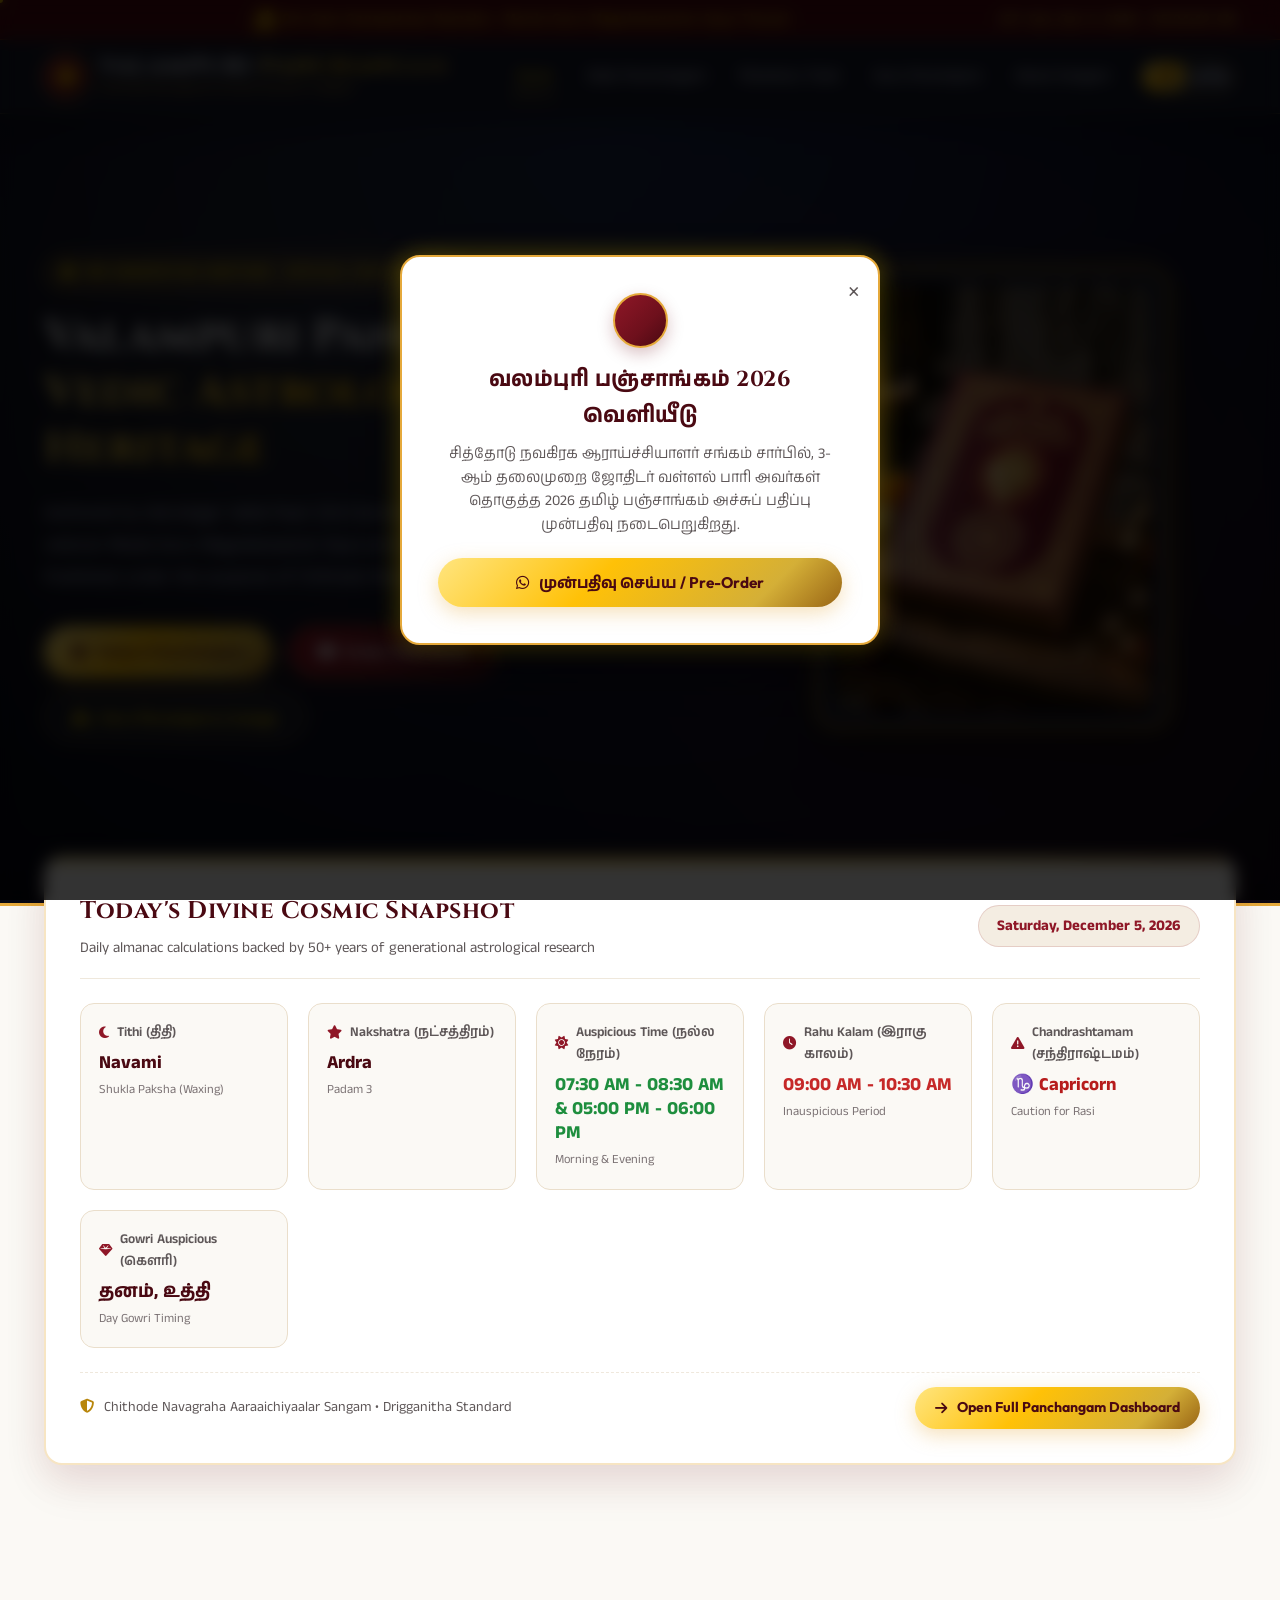
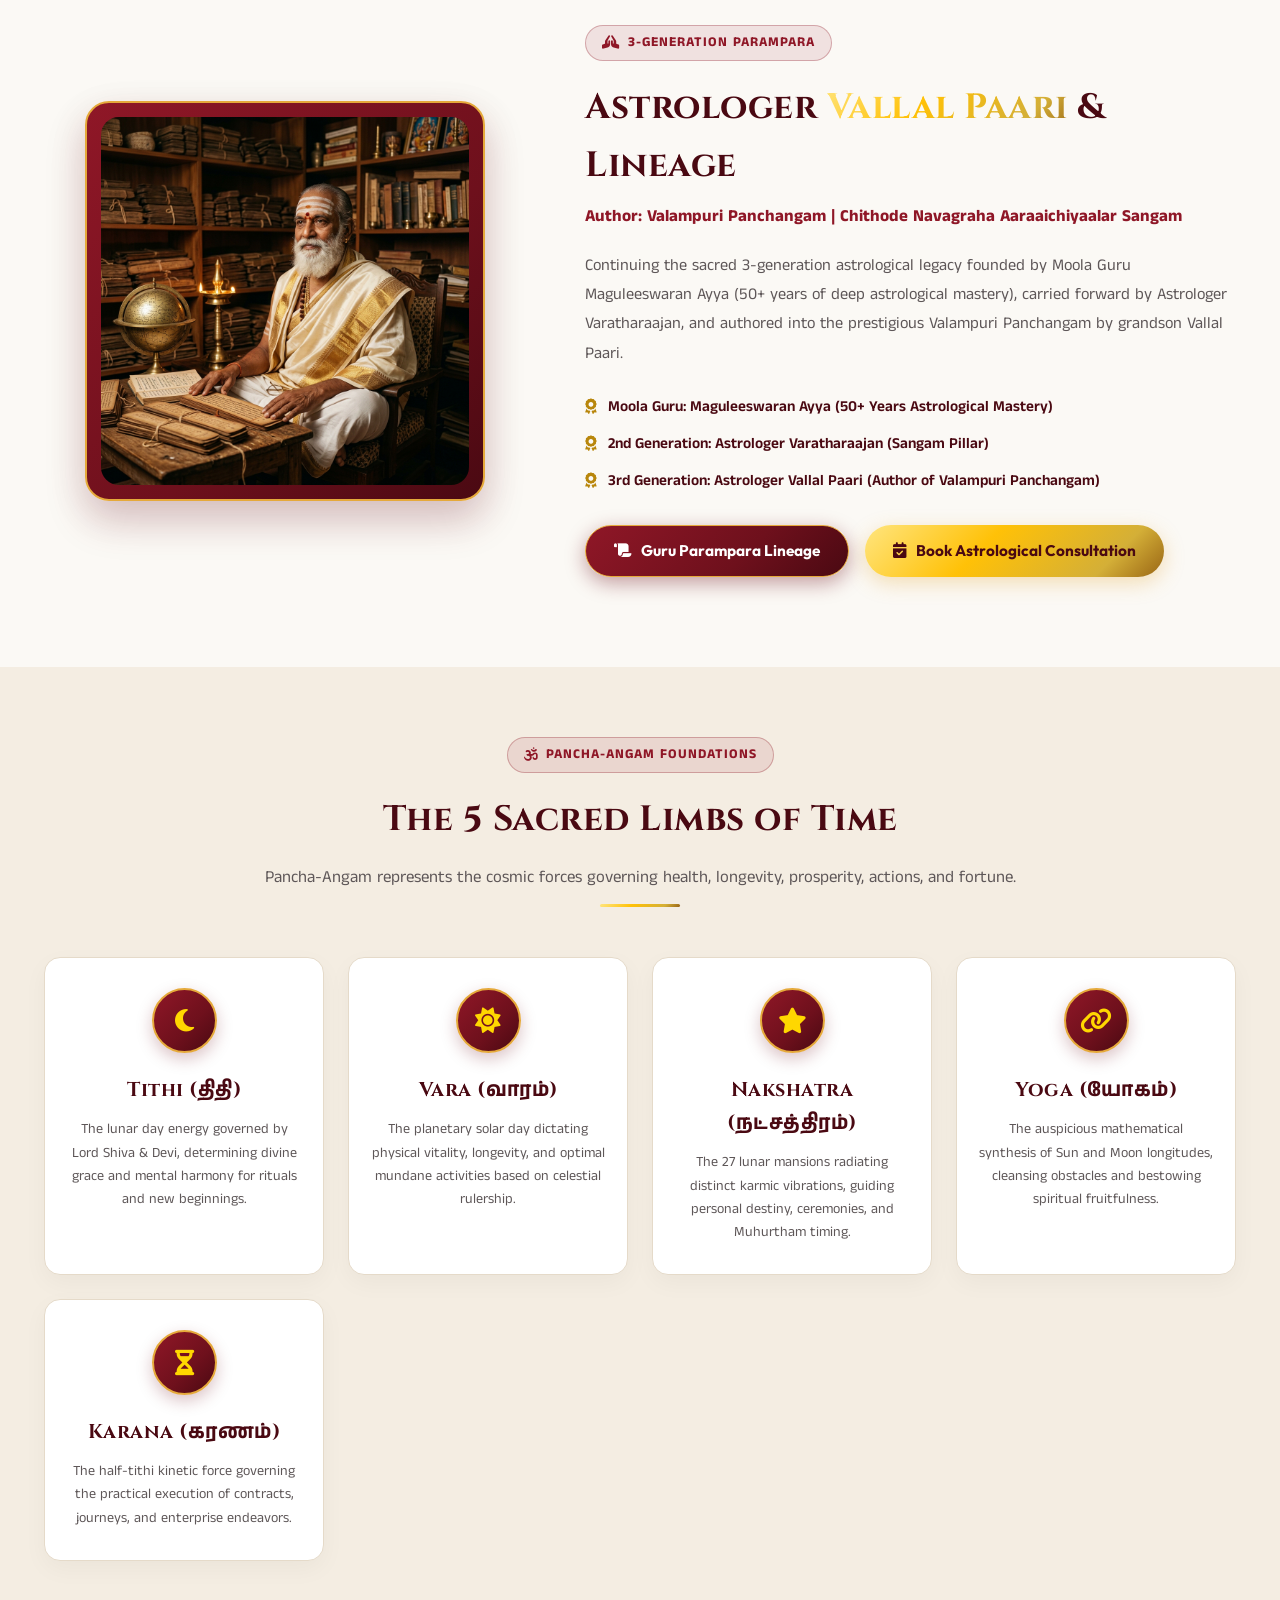
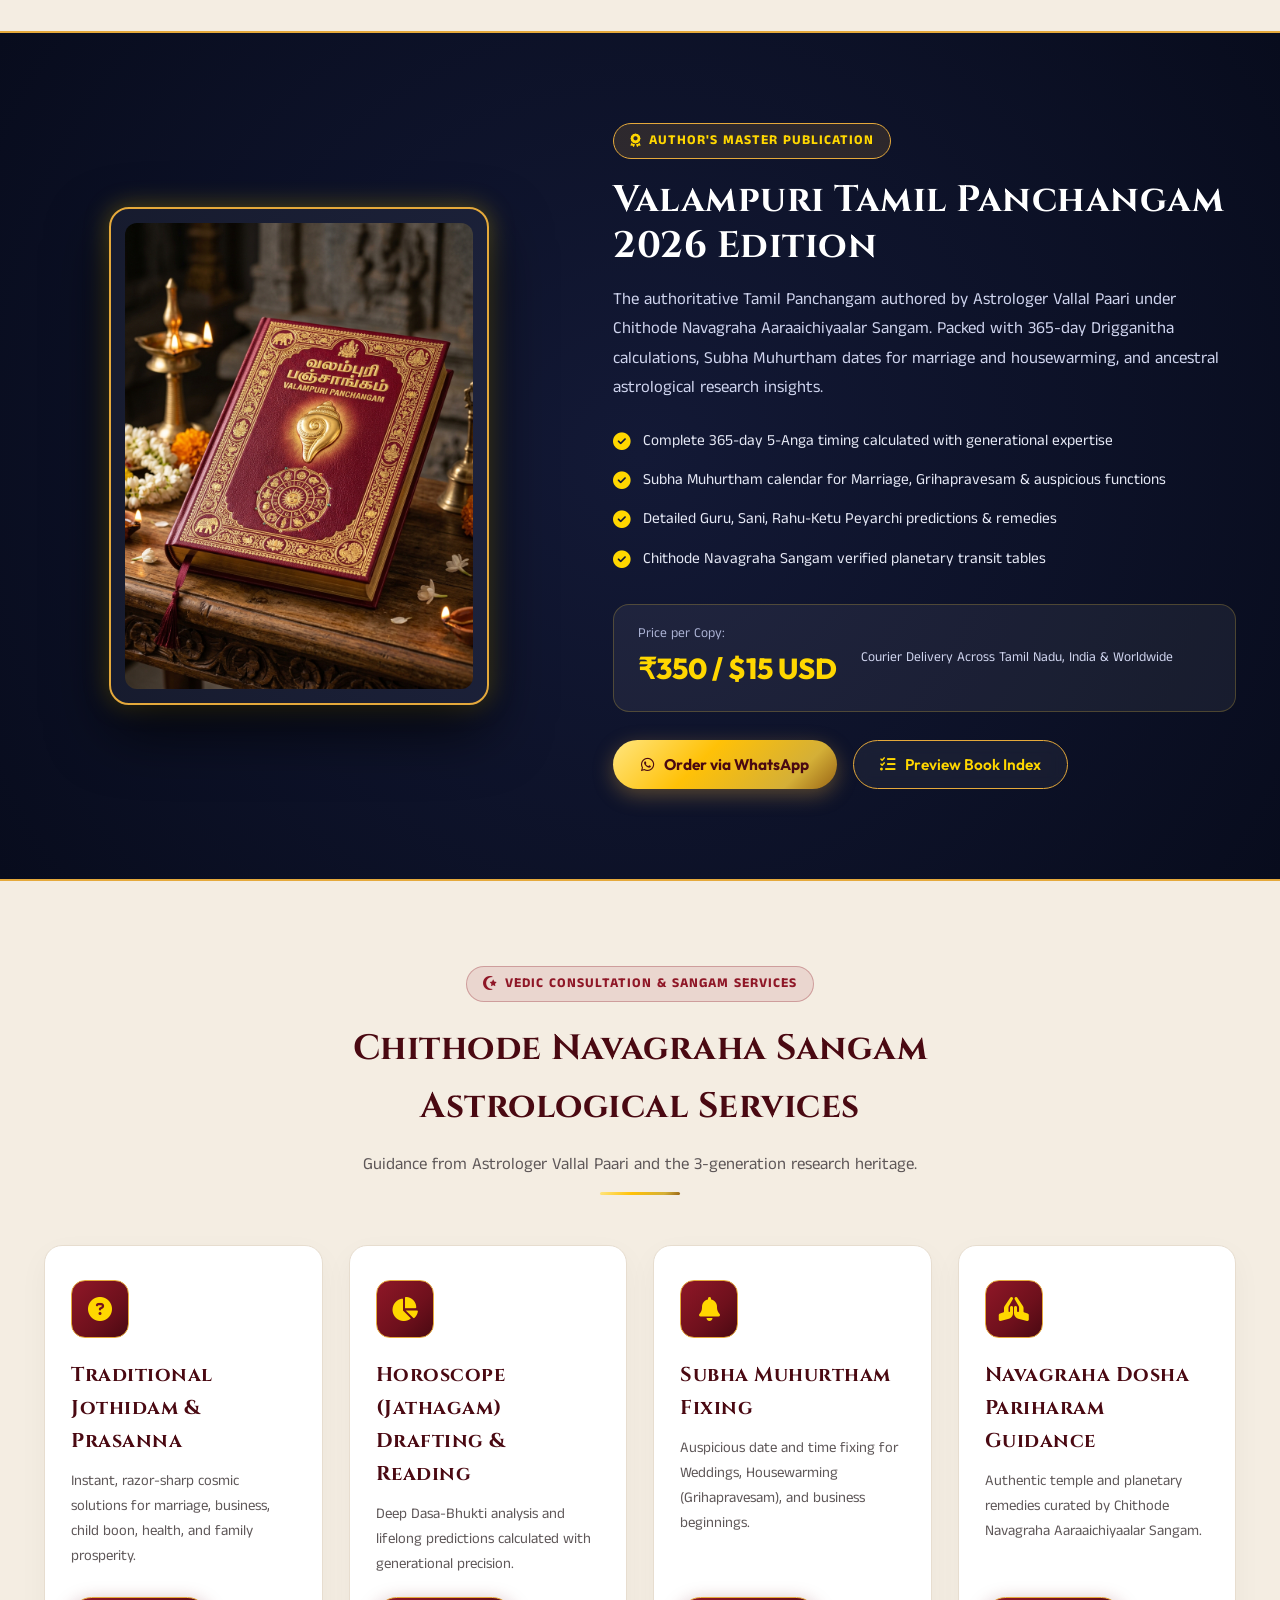
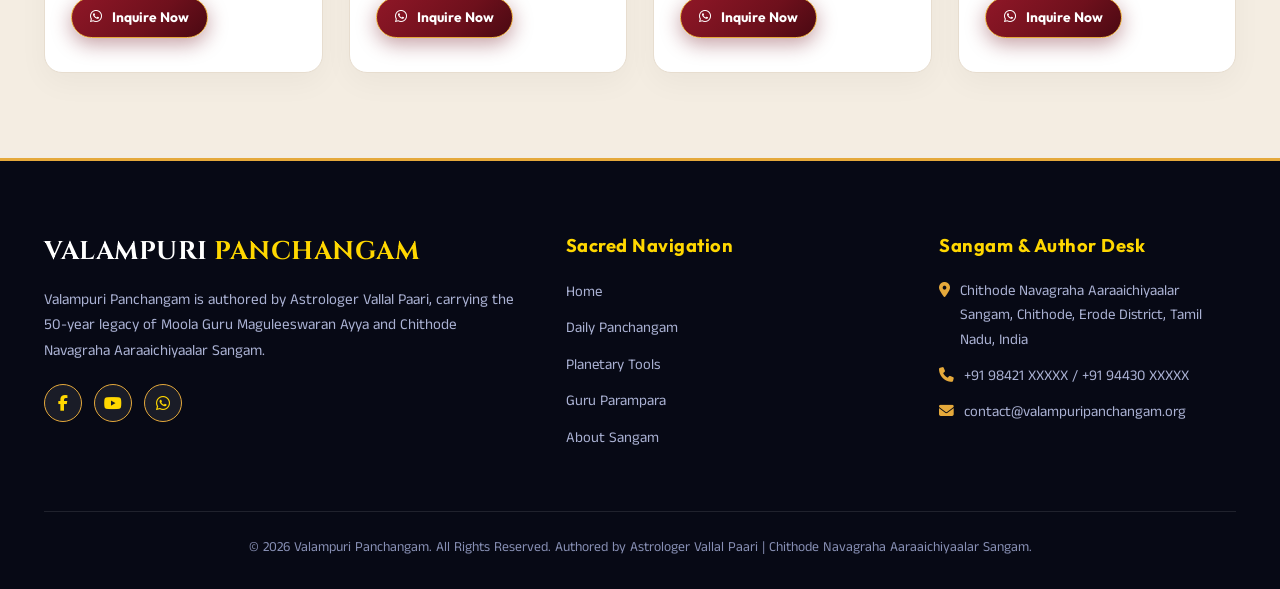
<file: index.html>
<!DOCTYPE html>
<html lang="en">

<head>
    <meta charset="UTF-8">
    <meta name="viewport" content="width=device-width, initial-scale=1.0">
    <title>Valampuri Panchangam 2026 | Astrologer Vallal Paari | Chithode Navagraha Sangam</title>
    <meta name="description"
        content="Official Valampuri Tamil Panchangam 2026 authored by 3rd generation astrologer Vallal Paari, grandson of 50-year veteran Moola Guru Maguleeswaran Ayya. Chithode Navagraha Aaraaichiyaalar Sangam.">
    <!-- Google Fonts -->
    <link rel="preconnect" href="https://fonts.googleapis.com">
    <link rel="preconnect" href="https://fonts.gstatic.com" crossorigin>
    <link
        href="https://fonts.googleapis.com/css2?family=Anek+Tamil:wght@300;400;500;600;700;800&family=Cinzel:wght@500;600;700;800;900&family=Inter:wght@300;400;500;600;700&family=Noto+Sans+Tamil:wght@300;400;500;600;700;800&family=Outfit:wght@400;500;600;700;800;900&display=swap"
        rel="stylesheet">
    <!-- Font Awesome for Icons -->
    <link rel="stylesheet" href="https://cdnjs.cloudflare.com/ajax/libs/font-awesome/6.4.0/css/all.min.css">
    <!-- Master CSS -->
    <link rel="stylesheet" href="style.css">
</head>

<body>
    <!-- Auspicious Top Bar -->
    <div class="top-invoc-bar">
        <div class="container">
            <div class="invoc-text">
                <i class="fas fa-om"></i>
                <span data-i18n="top_invoc">Om Gam Ganapataye Namaha • Moola Guru Maguleeswaran Ayya Thunai</span>
            </div>
            <div id="liveTimeTicker" style="font-size: 0.82rem; color: #ffeb3b;"></div>
        </div>
    </div>

    <!-- Main Navigation Header -->
    <header>
        <nav class="container">
            <a href="index.html" class="brand-container">
                <div class="brand-logo-icon">
                    <i class="fas fa-dharmachakra"></i>
                </div>
                <div class="logo-text-wrap">
                    <div class="logo-title">VALAMPURI <span>PANCHANGAM</span></div>
                    <div class="logo-subtitle" data-i18n="brand_subtitle">Chithode Navagraha Aaraaichiyaalar Sangam</div>
                </div>
            </a>

            <ul class="nav-links">
                <li><a href="index.html" class="active" data-i18n="nav_home">Home</a></li>
                <li><a href="panchangam.html" data-i18n="nav_panchangam">Daily Panchangam</a></li>
                <li><a href="tools.html" data-i18n="nav_tools">Planetary Tools</a></li>
                <li><a href="guru.html" data-i18n="nav_guru">Guru Parampara</a></li>
                <li><a href="about.html" data-i18n="nav_about">About Sangam</a></li>
                <li>
                    <div class="lang-toggle" id="langToggle" title="Switch Language / மொழியை மாற்றுக">
                        <span class="lang-opt" data-lang="en">EN</span>
                        <span class="lang-opt" data-lang="ta">தமிழ்</span>
                        <div class="lang-slider"></div>
                    </div>
                </li>
            </ul>

            <div class="menu-toggle"><i class="fas fa-bars"></i></div>
        </nav>
    </header>

    <main>
        <!-- Hero Section -->
        <section id="home" class="hero">
            <div class="container">
                <div class="hero-grid">
                    <div class="hero-content">
                        <div class="badge-sacred">
                            <i class="fas fa-certificate"></i>
                            <span data-i18n="hero_badge">3rd Generation Heritage • Official 2026 Edition</span>
                        </div>
                        <h1 data-i18n="hero_title">Valampuri Panchangam & <span class="highlight">Vedic Astrological Heritage</span></h1>
                        <p data-i18n="hero_desc">Authored by Astrologer Vallal Paari (3rd Generation Astrologer), grandson of 50-year veteran Moola Guru Maguleeswaran Ayya and son of Astrologer Varatharaajan. Published under the auspices of Chithode Navagraha Aaraaichiyaalar Sangam.</p>
                        <div class="hero-cta-group">
                            <a href="panchangam.html" class="btn-gold">
                                <i class="fas fa-calendar-day"></i>
                                <span data-i18n="btn_view_today">Today's Panchangam</span>
                            </a>
                            <a href="#book-showcase" class="btn-maroon">
                                <i class="fas fa-book-open"></i>
                                <span data-i18n="btn_order_book">Order 2026 Book</span>
                            </a>
                            <a href="guru.html" class="btn-outline-gold">
                                <i class="fas fa-hands-praying"></i>
                                <span data-i18n="btn_guru_bio">Guru Parampara Lineage</span>
                            </a>
                        </div>
                    </div>

                    <div class="hero-visual-wrap">
                        <div class="hero-mandala-bg"></div>
                        <div class="hero-book-card">
                            <img src="valampuri-book.jpg" alt="Valampuri Tamil Panchangam 2026 Book Edition">
                        </div>
                    </div>
                </div>
            </div>
        </section>

        <!-- Live Today's Snapshot Card -->
        <section class="container live-snapshot-section">
            <div class="snapshot-card reveal">
                <div class="snapshot-header">
                    <div class="snapshot-title-wrap">
                        <h2 data-i18n="snap_title">Today's Divine Cosmic Snapshot</h2>
                        <p style="color: var(--text-muted); font-size: 0.92rem;" data-i18n="snap_subtitle">Daily almanac calculations backed by 50+ years of generational astrological research</p>
                    </div>
                    <div class="snapshot-date-badge" id="snapDateBadge">
                        Loading...
                    </div>
                </div>

                <div class="snapshot-grid">
                    <div class="snap-item">
                        <div class="snap-label">
                            <i class="fas fa-moon"></i>
                            <span data-i18n="snap_thithi">Tithi (திதி)</span>
                        </div>
                        <div class="snap-val" id="snapThithi">--</div>
                        <div class="snap-sub" id="snapPaksham">--</div>
                    </div>

                    <div class="snap-item">
                        <div class="snap-label">
                            <i class="fas fa-star"></i>
                            <span data-i18n="snap_nakshatra">Nakshatra (நட்சத்திரம்)</span>
                        </div>
                        <div class="snap-val" id="snapNakshatra">--</div>
                        <div class="snap-sub" id="snapPadam">--</div>
                    </div>

                    <div class="snap-item">
                        <div class="snap-label">
                            <i class="fas fa-sun"></i>
                            <span data-i18n="snap_nalla_neram">Auspicious Time (நல்ல நேரம்)</span>
                        </div>
                        <div class="snap-val" id="snapNallaNeram" style="color: #1e8e3e;">--</div>
                        <div class="snap-sub">Morning & Evening</div>
                    </div>

                    <div class="snap-item">
                        <div class="snap-label">
                            <i class="fas fa-clock"></i>
                            <span data-i18n="snap_rahu">Rahu Kalam (இராகு காலம்)</span>
                        </div>
                        <div class="snap-val" id="snapRahu" style="color: #c62828;">--</div>
                        <div class="snap-sub">Inauspicious Period</div>
                    </div>

                    <div class="snap-item">
                        <div class="snap-label">
                            <i class="fas fa-triangle-exclamation"></i>
                            <span data-i18n="snap_chandrashtamam">Chandrashtamam (சந்திராஷ்டமம்)</span>
                        </div>
                        <div class="snap-val" id="snapChandrashtamam" style="color: #b71c1c;">--</div>
                        <div class="snap-sub">Caution for Rasi</div>
                    </div>

                    <div class="snap-item">
                        <div class="snap-label">
                            <i class="fas fa-gem"></i>
                            <span data-i18n="snap_gowri">Gowri Auspicious (கௌரி)</span>
                        </div>
                        <div class="snap-val" id="snapGowri">--</div>
                        <div class="snap-sub">Day Gowri Timing</div>
                    </div>
                </div>

                <div class="snapshot-footer">
                    <span style="font-size: 0.88rem; color: var(--text-muted);">
                        <i class="fas fa-shield-halved" style="color: var(--gold-dark); margin-right: 6px;"></i>
                        Chithode Navagraha Aaraaichiyaalar Sangam • Drigganitha Standard
                    </span>
                    <a href="panchangam.html" class="btn-gold" style="padding: 9px 20px; font-size: 0.88rem;">
                        <i class="fas fa-arrow-right"></i>
                        <span data-i18n="btn_full_panchangam">Open Full Panchangam Dashboard</span>
                    </a>
                </div>
            </div>
        </section>

        <!-- 3-Generation Parampara Showcase -->
        <section class="guru-section reveal">
            <div class="container">
                <div class="guru-grid">
                    <div class="guru-portrait-wrap">
                        <div class="guru-portrait-card">
                            <img src="guru-portrait.jpg" alt="Moola Guru Maguleeswaran Ayya and Vallal Paari Parampara">
                        </div>
                    </div>

                    <div class="guru-info">
                        <div class="badge-sacred" style="background: rgba(143, 23, 39, 0.1); color: var(--primary-crimson); border-color: rgba(143, 23, 39, 0.3);">
                            <i class="fas fa-hands-praying"></i>
                            <span data-i18n="guru_badge">3-Generation Parampara</span>
                        </div>
                        <h2 data-i18n="guru_title">Astrologer <span class="highlight">Vallal Paari</span> & Lineage</h2>
                        <div class="guru-designation" data-i18n="guru_role">Author: Valampuri Panchangam | Chithode Navagraha Aaraaichiyaalar Sangam</div>
                        <p class="guru-bio-text" data-i18n="guru_desc">Continuing the sacred 3-generation astrological legacy founded by Moola Guru Maguleeswaran Ayya (50+ years of deep astrological mastery), carried forward by Astrologer Varatharaajan, and authored into the prestigious Valampuri Panchangam by grandson Vallal Paari.</p>

                        <ul class="guru-credentials">
                            <li><i class="fas fa-award"></i> <span data-i18n="guru_feat_1">Moola Guru: Maguleeswaran Ayya (50+ Years Astrological Mastery)</span></li>
                            <li><i class="fas fa-award"></i> <span data-i18n="guru_feat_2">2nd Generation: Astrologer Varatharaajan (Sangam Pillar)</span></li>
                            <li><i class="fas fa-award"></i> <span data-i18n="guru_feat_3">3rd Generation: Astrologer Vallal Paari (Author of Valampuri Panchangam)</span></li>
                        </ul>

                        <div class="hero-cta-group">
                            <a href="guru.html" class="btn-maroon">
                                <i class="fas fa-scroll"></i>
                                <span data-i18n="btn_guru_bio">Read Guru Parampara History</span>
                            </a>
                            <a href="https://wa.me/919842100000?text=Vanakkam%20Astrologer%20Vallal%20Paari%20Ji,%20I%20would%20like%20to%20book%20an%20Astrology%20Consultation" target="_blank" class="btn-gold">
                                <i class="fas fa-calendar-check"></i>
                                <span data-i18n="btn_consult_guru">Book Astrological Consultation</span>
                            </a>
                        </div>
                    </div>
                </div>
            </div>
        </section>

        <!-- 5 Sacred Limbs (Pancha-Angam) -->
        <section class="angas-section reveal">
            <div class="container">
                <div class="section-header">
                    <div class="badge-sacred" style="background: rgba(143, 23, 39, 0.1); color: var(--primary-crimson); border-color: rgba(143, 23, 39, 0.3);">
                        <i class="fas fa-om"></i>
                        Pancha-Angam Foundations
                    </div>
                    <h2 data-i18n="angas_title">The 5 Sacred Limbs of Time</h2>
                    <p data-i18n="angas_desc">Pancha-Angam represents the cosmic forces governing health, longevity, prosperity, actions, and fortune.</p>
                    <div class="section-divider"></div>
                </div>

                <div class="angas-grid">
                    <div class="anga-card">
                        <div class="anga-icon-wrap"><i class="fas fa-moon"></i></div>
                        <h3 data-i18n="tithi_title">Tithi (திதி)</h3>
                        <p data-i18n="tithi_desc">The lunar day energy governed by Lord Shiva & Devi, determining divine grace and mental harmony for rituals and new beginnings.</p>
                    </div>

                    <div class="anga-card">
                        <div class="anga-icon-wrap"><i class="fas fa-sun"></i></div>
                        <h3 data-i18n="vara_title">Vara (வாரம்)</h3>
                        <p data-i18n="vara_desc">The planetary solar day dictating physical vitality, longevity, and optimal mundane activities based on celestial rulership.</p>
                    </div>

                    <div class="anga-card">
                        <div class="anga-icon-wrap"><i class="fas fa-star"></i></div>
                        <h3 data-i18n="nakshatra_title">Nakshatra (நட்சத்திரம்)</h3>
                        <p data-i18n="nakshatra_desc">The 27 lunar mansions radiating distinct karmic vibrations, guiding personal destiny, ceremonies, and Muhurtham timing.</p>
                    </div>

                    <div class="anga-card">
                        <div class="anga-icon-wrap"><i class="fas fa-link"></i></div>
                        <h3 data-i18n="yoga_title">Yoga (யோகம்)</h3>
                        <p data-i18n="yoga_desc">The auspicious mathematical synthesis of Sun and Moon longitudes, cleansing obstacles and bestowing spiritual fruitfulness.</p>
                    </div>

                    <div class="anga-card">
                        <div class="anga-icon-wrap"><i class="fas fa-hourglass-half"></i></div>
                        <h3 data-i18n="karana_title">Karana (கரணம்)</h3>
                        <p data-i18n="karana_desc">The half-tithi kinetic force governing the practical execution of contracts, journeys, and enterprise endeavors.</p>
                    </div>
                </div>
            </div>
        </section>

        <!-- Book Showcase Section -->
        <section id="book-showcase" class="book-showcase-section reveal">
            <div class="container">
                <div class="book-grid">
                    <div class="book-image-column">
                        <div class="book-cover-frame">
                            <img src="valampuri-book.jpg" alt="Valampuri Tamil Panchangam 2026 Hardcover Book">
                        </div>
                    </div>

                    <div class="book-details-column">
                        <div class="badge-sacred">
                            <i class="fas fa-award"></i>
                            <span data-i18n="book_badge">Author's Master Publication</span>
                        </div>
                        <h2 data-i18n="book_title">Valampuri Tamil Panchangam 2026 Edition</h2>
                        <p class="book-desc" data-i18n="book_desc">The authoritative Tamil Panchangam authored by Astrologer Vallal Paari under Chithode Navagraha Aaraaichiyaalar Sangam. Packed with 365-day Drigganitha calculations, Subha Muhurtham dates for marriage and housewarming, and ancestral astrological research insights.</p>

                        <ul class="book-features-list">
                            <li><i class="fas fa-check-circle"></i> <span data-i18n="book_feat_1">Complete 365-day 5-Anga timing calculated with generational expertise</span></li>
                            <li><i class="fas fa-check-circle"></i> <span data-i18n="book_feat_2">Subha Muhurtham calendar for Marriage, Grihapravesam & auspicious functions</span></li>
                            <li><i class="fas fa-check-circle"></i> <span data-i18n="book_feat_3">Detailed Guru, Sani, Rahu-Ketu Peyarchi predictions & remedies</span></li>
                            <li><i class="fas fa-check-circle"></i> <span data-i18n="book_feat_4">Chithode Navagraha Sangam verified planetary transit tables</span></li>
                        </ul>

                        <div class="book-pricing-box">
                            <div>
                                <span style="font-size: 0.85rem; color: #abb2d4; display: block;">Price per Copy:</span>
                                <span class="price-tag" data-i18n="book_price">₹350 / $15 USD</span>
                            </div>
                            <div class="shipping-note" data-i18n="book_shipping">Courier Delivery Across Tamil Nadu, India & Worldwide</div>
                        </div>

                        <div class="hero-cta-group">
                            <a href="https://wa.me/919842100000?text=Vanakkam%20Astrologer%20Vallal%20Paari%20Ji,%20I%20would%20like%20to%20order%20the%20Valampuri%20Tamil%20Panchangam%202026%20Edition" target="_blank" class="btn-gold">
                                <i class="fab fa-whatsapp"></i>
                                <span data-i18n="btn_order_whatsapp">Order via WhatsApp</span>
                            </a>
                            <a href="guru.html#publications" class="btn-outline-gold">
                                <i class="fas fa-list-check"></i>
                                <span data-i18n="btn_preview_sample">Preview Book Index</span>
                            </a>
                        </div>
                    </div>
                </div>
            </div>
        </section>

        <!-- Services & Consultation Desk -->
        <section class="services-section reveal">
            <div class="container">
                <div class="section-header">
                    <div class="badge-sacred" style="background: rgba(143, 23, 39, 0.1); color: var(--primary-crimson); border-color: rgba(143, 23, 39, 0.3);">
                        <i class="fas fa-star-and-crescent"></i>
                        Vedic Consultation & Sangam Services
                    </div>
                    <h2 data-i18n="services_title">Chithode Navagraha Sangam Astrological Services</h2>
                    <p data-i18n="services_desc">Guidance from Astrologer Vallal Paari and the 3-generation research heritage.</p>
                    <div class="section-divider"></div>
                </div>

                <div class="services-grid">
                    <div class="service-card">
                        <div class="service-icon"><i class="fas fa-question-circle"></i></div>
                        <h3 data-i18n="service_1_title">Traditional Jothidam & Prasanna</h3>
                        <p data-i18n="service_1_desc">Instant, razor-sharp cosmic solutions for marriage, business, child boon, health, and family prosperity.</p>
                        <a href="https://wa.me/919842100000?text=Inquiry%20for%20Jothidam%20Consultation%20with%20Vallal%20Paari" target="_blank" class="btn-maroon" style="padding: 8px 18px; font-size: 0.86rem; align-self: flex-start;">
                            <i class="fab fa-whatsapp"></i> Inquire Now
                        </a>
                    </div>

                    <div class="service-card">
                        <div class="service-icon"><i class="fas fa-chart-pie"></i></div>
                        <h3 data-i18n="service_2_title">Horoscope (Jathagam) Drafting & Reading</h3>
                        <p data-i18n="service_2_desc">Deep Dasa-Bhukti analysis and lifelong predictions calculated with generational precision.</p>
                        <a href="https://wa.me/919842100000?text=Inquiry%20for%20Jathagam%20Drafting" target="_blank" class="btn-maroon" style="padding: 8px 18px; font-size: 0.86rem; align-self: flex-start;">
                            <i class="fab fa-whatsapp"></i> Inquire Now
                        </a>
                    </div>

                    <div class="service-card">
                        <div class="service-icon"><i class="fas fa-bell"></i></div>
                        <h3 data-i18n="service_3_title">Subha Muhurtham Fixing</h3>
                        <p data-i18n="service_3_desc">Auspicious date and time fixing for Weddings, Housewarming (Grihapravesam), and business beginnings.</p>
                        <a href="https://wa.me/919842100000?text=Inquiry%20for%20Subha%20Muhurtham%20Fixing" target="_blank" class="btn-maroon" style="padding: 8px 18px; font-size: 0.86rem; align-self: flex-start;">
                            <i class="fab fa-whatsapp"></i> Inquire Now
                        </a>
                    </div>

                    <div class="service-card">
                        <div class="service-icon"><i class="fas fa-hands-praying"></i></div>
                        <h3 data-i18n="service_4_title">Navagraha Dosha Pariharam Guidance</h3>
                        <p data-i18n="service_4_desc">Authentic temple and planetary remedies curated by Chithode Navagraha Aaraaichiyaalar Sangam.</p>
                        <a href="https://wa.me/919842100000?text=Inquiry%20for%20Navagraha%20Pariharam" target="_blank" class="btn-maroon" style="padding: 8px 18px; font-size: 0.86rem; align-self: flex-start;">
                            <i class="fab fa-whatsapp"></i> Inquire Now
                        </a>
                    </div>
                </div>
            </div>
        </section>
    </main>

    <!-- Footer -->
    <footer>
        <div class="container">
            <div class="footer-grid">
                <div class="footer-brand">
                    <h3>VALAMPURI <span>PANCHANGAM</span></h3>
                    <p data-i18n="footer_about">Valampuri Panchangam is authored by Astrologer Vallal Paari, carrying the 50-year legacy of Moola Guru Maguleeswaran Ayya and Chithode Navagraha Aaraaichiyaalar Sangam.</p>
                    <div class="social-links">
                        <a href="#"><i class="fab fa-facebook-f"></i></a>
                        <a href="#"><i class="fab fa-youtube"></i></a>
                        <a href="#"><i class="fab fa-whatsapp"></i></a>
                    </div>
                </div>

                <div class="footer-links">
                    <h4 data-i18n="footer_quick_links">Sacred Navigation</h4>
                    <ul>
                        <li><a href="index.html" data-i18n="nav_home">Home</a></li>
                        <li><a href="panchangam.html" data-i18n="nav_panchangam">Daily Panchangam</a></li>
                        <li><a href="tools.html" data-i18n="nav_tools">Planetary Tools</a></li>
                        <li><a href="guru.html" data-i18n="nav_guru">Guru Parampara</a></li>
                        <li><a href="about.html" data-i18n="nav_about">About Sangam</a></li>
                    </ul>
                </div>

                <div class="footer-contact">
                    <h4 data-i18n="footer_contact_info">Sangam & Author Desk</h4>
                    <p><i class="fas fa-location-dot"></i> <span data-i18n="footer_address">Chithode Navagraha Aaraaichiyaalar Sangam, Chithode, Erode District, Tamil Nadu, India</span></p>
                    <p><i class="fas fa-phone"></i> +91 98421 XXXXX / +91 94430 XXXXX</p>
                    <p><i class="fas fa-envelope"></i> contact@valampuripanchangam.org</p>
                </div>
            </div>

            <div class="footer-bottom">
                <p data-i18n="footer_rights">© 2026 Valampuri Panchangam. All Rights Reserved. Authored by Astrologer Vallal Paari | Chithode Navagraha Aaraaichiyaalar Sangam.</p>
            </div>
        </div>
    </footer>

    <!-- Announcement Popup -->
    <div class="popup-overlay" id="popupOverlay">
        <div class="popup-card-content">
            <span class="popup-close-btn" id="popupClose">&times;</span>
            <div class="anga-icon-wrap" style="width: 55px; height: 55px; font-size: 1.3rem; margin-bottom: 14px;">
                <i class="fas fa-book-sparkles"></i>
            </div>
            <h3 style="color: var(--primary-dark); margin-bottom: 10px; font-size: 1.35rem;">வலம்புரி பஞ்சாங்கம் 2026 வெளியீடு</h3>
            <p style="color: var(--text-muted); font-size: 0.92rem; margin-bottom: 20px; line-height: 1.6;">
                சித்தோடு நவகிரக ஆராய்ச்சியாளர் சங்கம் சார்பில், 3-ஆம் தலைமுறை ஜோதிடர் வள்ளல் பாரி அவர்கள் தொகுத்த 2026 தமிழ் பஞ்சாங்கம் அச்சுப் பதிப்பு முன்பதிவு நடைபெறுகிறது.
            </p>
            <a href="https://wa.me/919842100000?text=Pre-order%20Valampuri%20Panchangam%202026%20from%20Vallal%20Paari" target="_blank" class="btn-gold" style="width: 100%; justify-content: center;">
                <i class="fab fa-whatsapp"></i> முன்பதிவு செய்ய / Pre-Order
            </a>
        </div>
    </div>

    <!-- Scripts -->
    <script src="cursor.js" defer></script>
    <script src="panchangam-engine.js"></script>
    <script>
        function updateLiveTime() {
            const now = new Date();
            const timeStr = now.toLocaleTimeString('en-US', { hour: '2-digit', minute: '2-digit', second: '2-digit', hour12: true });
            const dateStr = now.toLocaleDateString('en-US', { weekday: 'short', month: 'short', day: 'numeric', year: 'numeric' });
            const ticker = document.getElementById('liveTimeTicker');
            if (ticker) {
                ticker.textContent = `IST: ${dateStr} • ${timeStr}`;
            }
        }
        setInterval(updateLiveTime, 1000);
        updateLiveTime();

        function renderLiveSnapshot() {
            const p = ValampuriEngine.calculatePanchangam(new Date());
            const lang = localStorage.getItem('valampuri_lang') || 'en';
            
            document.getElementById('snapDateBadge').textContent = lang === 'ta' ? p.formattedDateTa : p.formattedDateEn;
            document.getElementById('snapThithi').textContent = lang === 'ta' ? p.tithi.ta : p.tithi.en;
            document.getElementById('snapPaksham').textContent = lang === 'ta' ? p.paksham.ta : p.paksham.en;
            document.getElementById('snapNakshatra').textContent = lang === 'ta' ? p.nakshatra.ta : p.nakshatra.en;
            document.getElementById('snapPadam').textContent = `${lang === 'ta' ? 'பாதம்' : 'Padam'} ${p.nakshatra.padam}`;
            document.getElementById('snapNallaNeram').textContent = p.nallaNeram;
            document.getElementById('snapRahu').textContent = p.rahuKaalam;
            document.getElementById('snapChandrashtamam').textContent = `${p.chandrashtamam.icon} ${lang === 'ta' ? p.chandrashtamam.ta : p.chandrashtamam.en}`;
            document.getElementById('snapGowri').textContent = p.gowriDay;
        }

        window.addEventListener('DOMContentLoaded', renderLiveSnapshot);
        window.addEventListener('valampuri_lang_changed', renderLiveSnapshot);

        const popup = document.getElementById('popupOverlay');
        const popupClose = document.getElementById('popupClose');
        if (!sessionStorage.getItem('valampuri_2026_popup')) {
            setTimeout(() => {
                if (popup) popup.classList.add('active');
            }, 1800);
        }
        if (popupClose) {
            popupClose.addEventListener('click', () => {
                popup.classList.remove('active');
                sessionStorage.setItem('valampuri_2026_popup', 'true');
            });
        }
        if (popup) {
            popup.addEventListener('click', (e) => {
                if (e.target === popup) {
                    popup.classList.remove('active');
                    sessionStorage.setItem('valampuri_2026_popup', 'true');
                }
            });
        }
    </script>
</body>

</html>
</file>
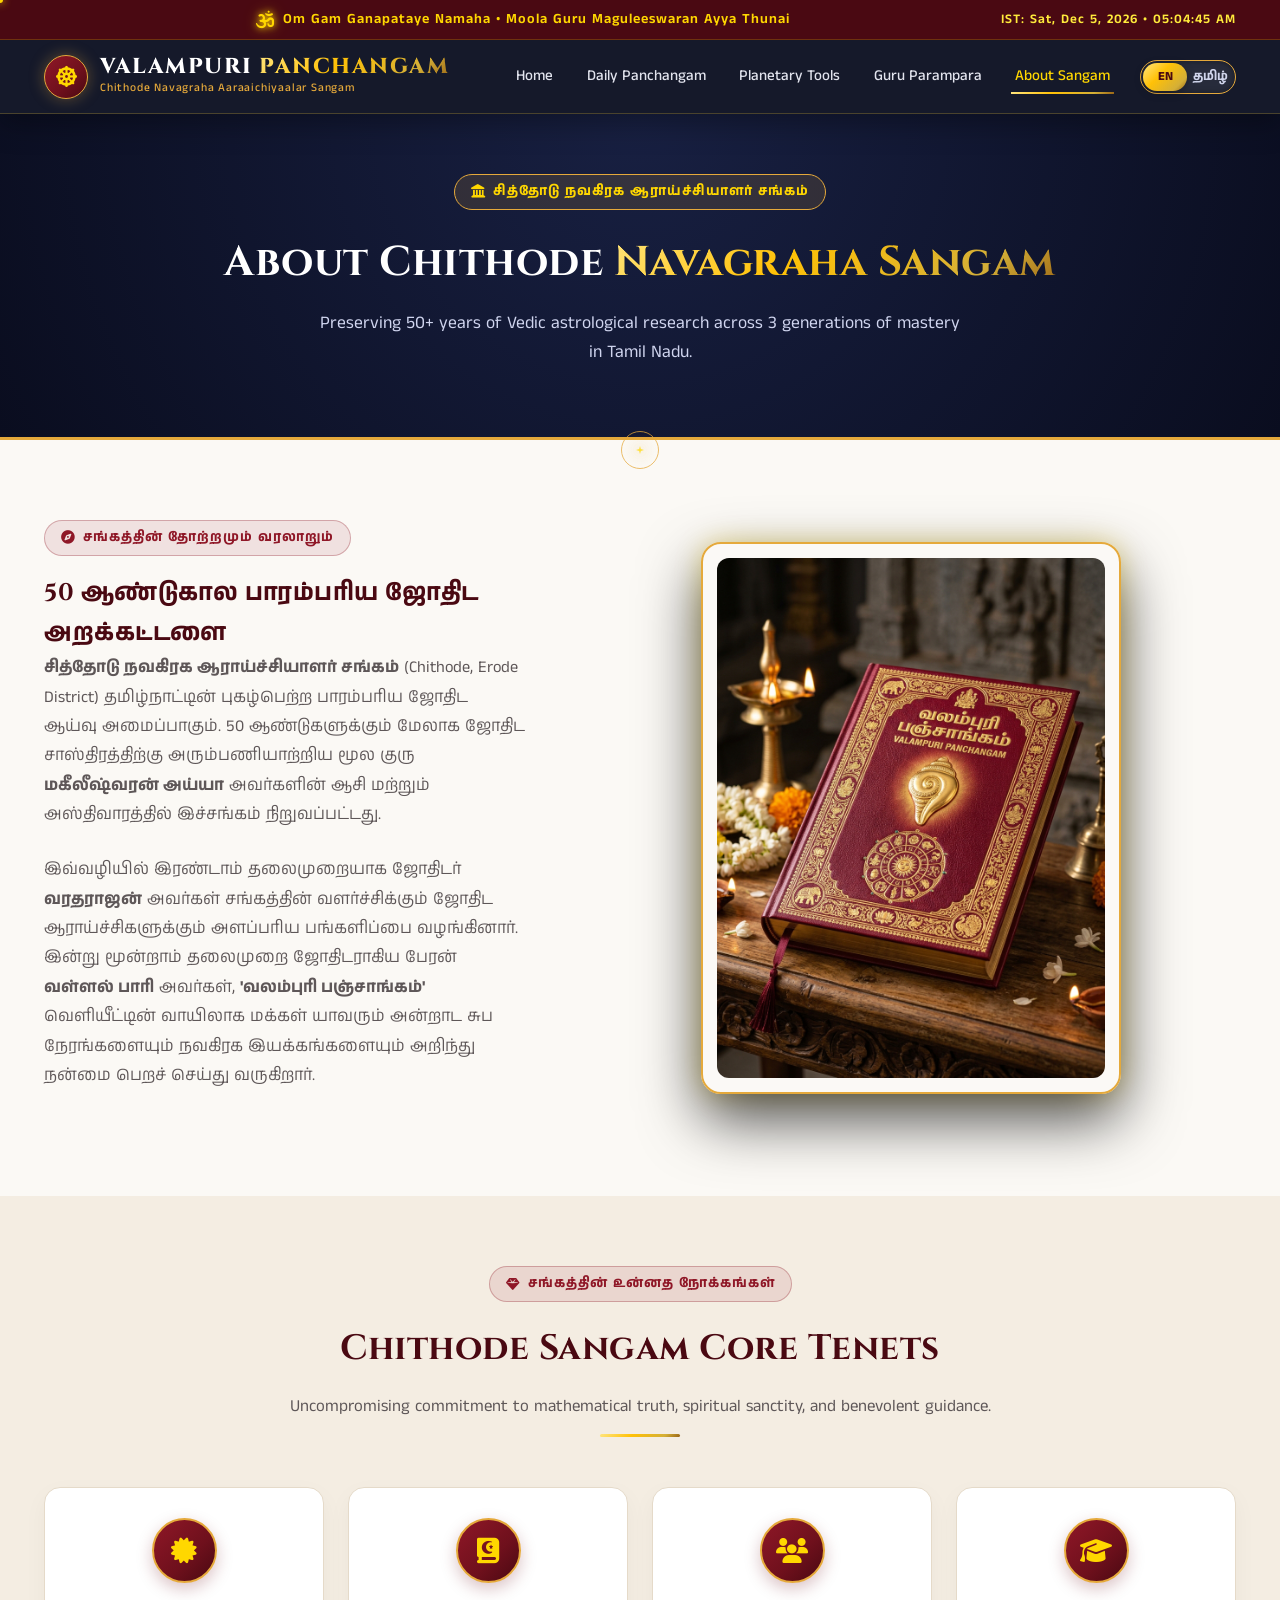
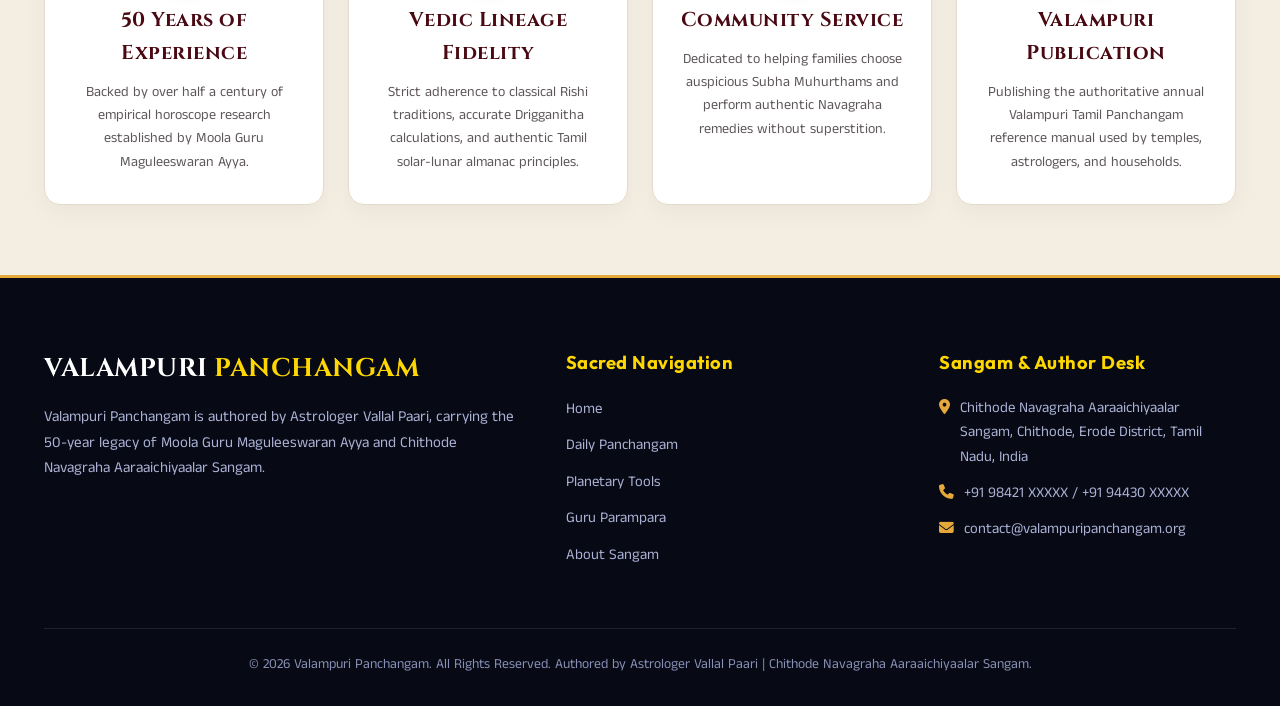
<file: about.html>
<!DOCTYPE html>
<html lang="en">

<head>
    <meta charset="UTF-8">
    <meta name="viewport" content="width=device-width, initial-scale=1.0">
    <title>About Sangam & Lineage | Chithode Navagraha Aaraaichiyaalar Sangam</title>
    <meta name="description"
        content="History of Chithode Navagraha Aaraaichiyaalar Sangam, founded with the blessings of 50-year veteran Moola Guru Maguleeswaran Ayya, Astrologer Varatharaajan, and Astrologer Vallal Paari.">
    <!-- Google Fonts -->
    <link rel="preconnect" href="https://fonts.googleapis.com">
    <link rel="preconnect" href="https://fonts.gstatic.com" crossorigin>
    <link
        href="https://fonts.googleapis.com/css2?family=Anek+Tamil:wght@300;400;500;600;700;800&family=Cinzel:wght@500;600;700;800;900&family=Inter:wght@300;400;500;600;700&family=Noto+Sans+Tamil:wght@300;400;500;600;700;800&family=Outfit:wght@400;500;600;700;800;900&display=swap"
        rel="stylesheet">
    <!-- Font Awesome for Icons -->
    <link rel="stylesheet" href="https://cdnjs.cloudflare.com/ajax/libs/font-awesome/6.4.0/css/all.min.css">
    <!-- Master CSS -->
    <link rel="stylesheet" href="style.css">
</head>

<body>
    <!-- Top Bar -->
    <div class="top-invoc-bar">
        <div class="container">
            <div class="invoc-text">
                <i class="fas fa-om"></i>
                <span data-i18n="top_invoc">Om Gam Ganapataye Namaha • Moola Guru Maguleeswaran Ayya Thunai</span>
            </div>
            <div id="liveTimeTicker" style="font-size: 0.82rem; color: #ffeb3b;"></div>
        </div>
    </div>

    <!-- Header -->
    <header>
        <nav class="container">
            <a href="index.html" class="brand-container">
                <div class="brand-logo-icon">
                    <i class="fas fa-dharmachakra"></i>
                </div>
                <div class="logo-text-wrap">
                    <div class="logo-title">VALAMPURI <span>PANCHANGAM</span></div>
                    <div class="logo-subtitle" data-i18n="brand_subtitle">Chithode Navagraha Aaraaichiyaalar Sangam</div>
                </div>
            </a>

            <ul class="nav-links">
                <li><a href="index.html" data-i18n="nav_home">Home</a></li>
                <li><a href="panchangam.html" data-i18n="nav_panchangam">Daily Panchangam</a></li>
                <li><a href="tools.html" data-i18n="nav_tools">Planetary Tools</a></li>
                <li><a href="guru.html" data-i18n="nav_guru">Guru Parampara</a></li>
                <li><a href="about.html" class="active" data-i18n="nav_about">About Sangam</a></li>
                <li>
                    <div class="lang-toggle" id="langToggle" title="Switch Language / மொழியை மாற்றுக">
                        <span class="lang-opt" data-lang="en">EN</span>
                        <span class="lang-opt" data-lang="ta">தமிழ்</span>
                        <div class="lang-slider"></div>
                    </div>
                </li>
            </ul>

            <div class="menu-toggle"><i class="fas fa-bars"></i></div>
        </nav>
    </header>

    <main>
        <!-- Hero Section -->
        <section class="page-hero">
            <div class="container">
                <div class="badge-sacred">
                    <i class="fas fa-landmark"></i>
                    சித்தோடு நவகிரக ஆராய்ச்சியாளர் சங்கம்
                </div>
                <h1>About Chithode <span class="highlight">Navagraha Sangam</span></h1>
                <p>Preserving 50+ years of Vedic astrological research across 3 generations of mastery in Tamil Nadu.</p>
            </div>
        </section>

        <!-- Mission & Lineage Story -->
        <section class="about reveal" style="padding: 80px 0; background: var(--bg-light);">
            <div class="container">
                <div class="guru-grid">
                    <div>
                        <div class="badge-sacred" style="background: rgba(143, 23, 39, 0.1); color: var(--primary-crimson); border-color: rgba(143, 23, 39, 0.3);">
                            <i class="fas fa-compass"></i>
                            சங்கத்தின் தோற்றமும் வரலாறும்
                        </div>
                        <h2>50 ஆண்டுகால பாரம்பரிய ஜோதிட அறக்கட்டளை</h2>
                        <p class="guru-bio-text">
                            <strong>சித்தோடு நவகிரக ஆராய்ச்சியாளர் சங்கம்</strong> (Chithode, Erode District) தமிழ்நாட்டின் புகழ்பெற்ற பாரம்பரிய ஜோதிட ஆய்வு அமைப்பாகும். 50 ஆண்டுகளுக்கும் மேலாக ஜோதிட சாஸ்திரத்திற்கு அரும்பணியாற்றிய மூல குரு <strong>மகீலீஷ்வரன் அய்யா</strong> அவர்களின் ஆசி மற்றும் அஸ்திவாரத்தில் இச்சங்கம் நிறுவப்பட்டது.
                        </p>
                        <p class="guru-bio-text">
                            இவ்வழியில் இரண்டாம் தலைமுறையாக ஜோதிடர் <strong>வரதராஜன்</strong> அவர்கள் சங்கத்தின் வளர்ச்சிக்கும் ஜோதிட ஆராய்ச்சிகளுக்கும் அளப்பரிய பங்களிப்பை வழங்கினார். இன்று மூன்றாம் தலைமுறை ஜோதிடராகிய பேரன் <strong>வள்ளல் பாரி</strong> அவர்கள், <strong>'வலம்புரி பஞ்சாங்கம்'</strong> வெளியீட்டின் வாயிலாக மக்கள் யாவரும் அன்றாட சுப நேரங்களையும் நவகிரக இயக்கங்களையும் அறிந்து நன்மை பெறச் செய்து வருகிறார்.
                        </p>
                    </div>

                    <div class="book-cover-frame" style="max-width: 420px; margin: 0 auto;">
                        <img src="valampuri-book.jpg" alt="Valampuri Panchangam Heritage">
                    </div>
                </div>
            </div>
        </section>

        <!-- Core Institutional Values -->
        <section class="angas-section reveal">
            <div class="container">
                <div class="section-header">
                    <div class="badge-sacred" style="background: rgba(143, 23, 39, 0.1); color: var(--primary-crimson); border-color: rgba(143, 23, 39, 0.3);">
                        <i class="fas fa-gem"></i>
                        சங்கத்தின் உன்னத நோக்கங்கள்
                    </div>
                    <h2>Chithode Sangam Core Tenets</h2>
                    <p>Uncompromising commitment to mathematical truth, spiritual sanctity, and benevolent guidance.</p>
                    <div class="section-divider"></div>
                </div>

                <div class="angas-grid">
                    <div class="anga-card">
                        <div class="anga-icon-wrap"><i class="fas fa-certificate"></i></div>
                        <h3>50 Years of Experience</h3>
                        <p>Backed by over half a century of empirical horoscope research established by Moola Guru Maguleeswaran Ayya.</p>
                    </div>

                    <div class="anga-card">
                        <div class="anga-icon-wrap"><i class="fas fa-book-quran"></i></div>
                        <h3>Vedic Lineage Fidelity</h3>
                        <p>Strict adherence to classical Rishi traditions, accurate Drigganitha calculations, and authentic Tamil solar-lunar almanac principles.</p>
                    </div>

                    <div class="anga-card">
                        <div class="anga-icon-wrap"><i class="fas fa-users"></i></div>
                        <h3>Community Service</h3>
                        <p>Dedicated to helping families choose auspicious Subha Muhurthams and perform authentic Navagraha remedies without superstition.</p>
                    </div>

                    <div class="anga-card">
                        <div class="anga-icon-wrap"><i class="fas fa-graduation-cap"></i></div>
                        <h3>Valampuri Publication</h3>
                        <p>Publishing the authoritative annual Valampuri Tamil Panchangam reference manual used by temples, astrologers, and households.</p>
                    </div>
                </div>
            </div>
        </section>
    </main>

    <!-- Footer -->
    <footer>
        <div class="container">
            <div class="footer-grid">
                <div class="footer-brand">
                    <h3>VALAMPURI <span>PANCHANGAM</span></h3>
                    <p data-i18n="footer_about">Valampuri Panchangam is authored by Astrologer Vallal Paari, carrying the 50-year legacy of Moola Guru Maguleeswaran Ayya and Chithode Navagraha Aaraaichiyaalar Sangam.</p>
                </div>

                <div class="footer-links">
                    <h4 data-i18n="footer_quick_links">Sacred Navigation</h4>
                    <ul>
                        <li><a href="index.html" data-i18n="nav_home">Home</a></li>
                        <li><a href="panchangam.html" data-i18n="nav_panchangam">Daily Panchangam</a></li>
                        <li><a href="tools.html" data-i18n="nav_tools">Planetary Tools</a></li>
                        <li><a href="guru.html" data-i18n="nav_guru">Guru Parampara</a></li>
                        <li><a href="about.html" data-i18n="nav_about">About Sangam</a></li>
                    </ul>
                </div>

                <div class="footer-contact">
                    <h4 data-i18n="footer_contact_info">Sangam & Author Desk</h4>
                    <p><i class="fas fa-location-dot"></i> <span data-i18n="footer_address">Chithode Navagraha Aaraaichiyaalar Sangam, Chithode, Erode District, Tamil Nadu, India</span></p>
                    <p><i class="fas fa-phone"></i> +91 98421 XXXXX / +91 94430 XXXXX</p>
                    <p><i class="fas fa-envelope"></i> contact@valampuripanchangam.org</p>
                </div>
            </div>

            <div class="footer-bottom">
                <p data-i18n="footer_rights">© 2026 Valampuri Panchangam. All Rights Reserved. Authored by Astrologer Vallal Paari | Chithode Navagraha Aaraaichiyaalar Sangam.</p>
            </div>
        </div>
    </footer>

    <!-- Scripts -->
    <script src="cursor.js" defer></script>
    <script src="panchangam-engine.js"></script>
    <script>
        function updateLiveTime() {
            const now = new Date();
            const timeStr = now.toLocaleTimeString('en-US', { hour: '2-digit', minute: '2-digit', second: '2-digit', hour12: true });
            const dateStr = now.toLocaleDateString('en-US', { weekday: 'short', month: 'short', day: 'numeric', year: 'numeric' });
            const ticker = document.getElementById('liveTimeTicker');
            if (ticker) ticker.textContent = `IST: ${dateStr} • ${timeStr}`;
        }
        setInterval(updateLiveTime, 1000);
        updateLiveTime();
    </script>
</body>

</html>
</file>
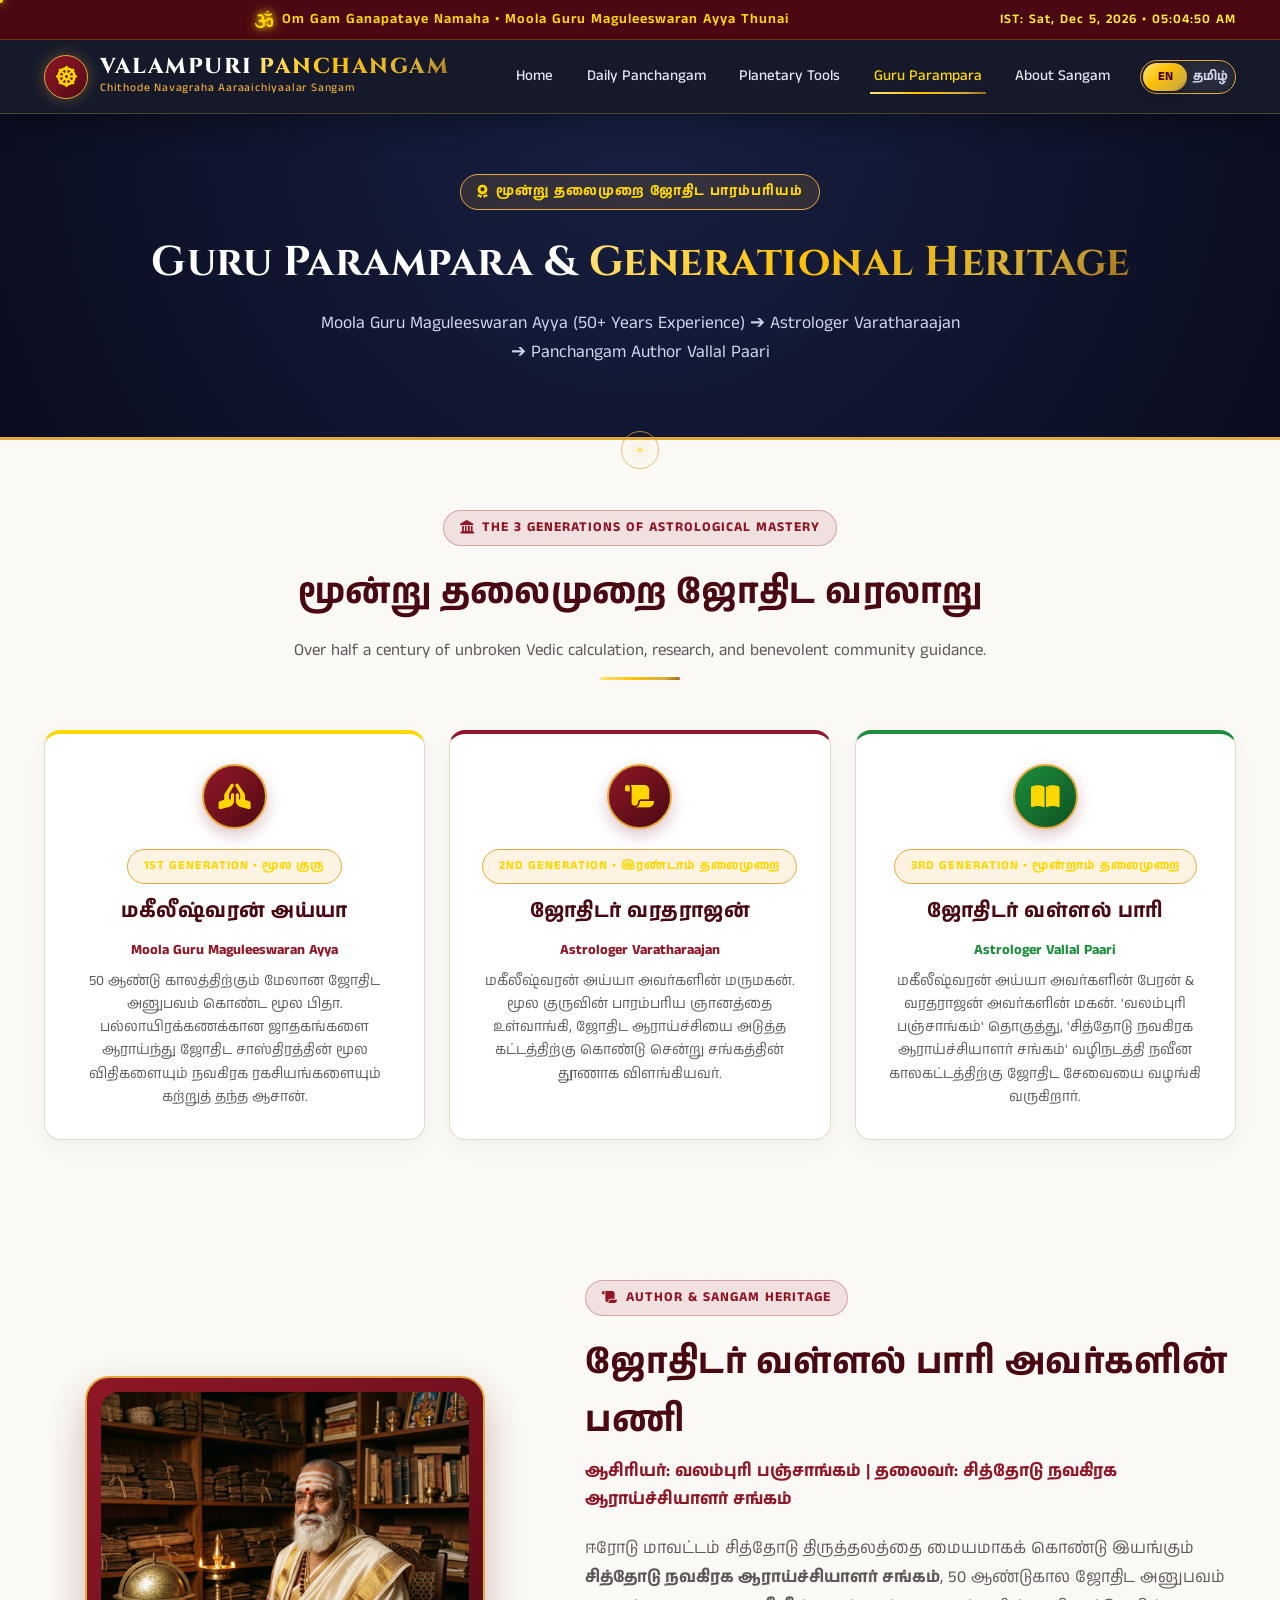
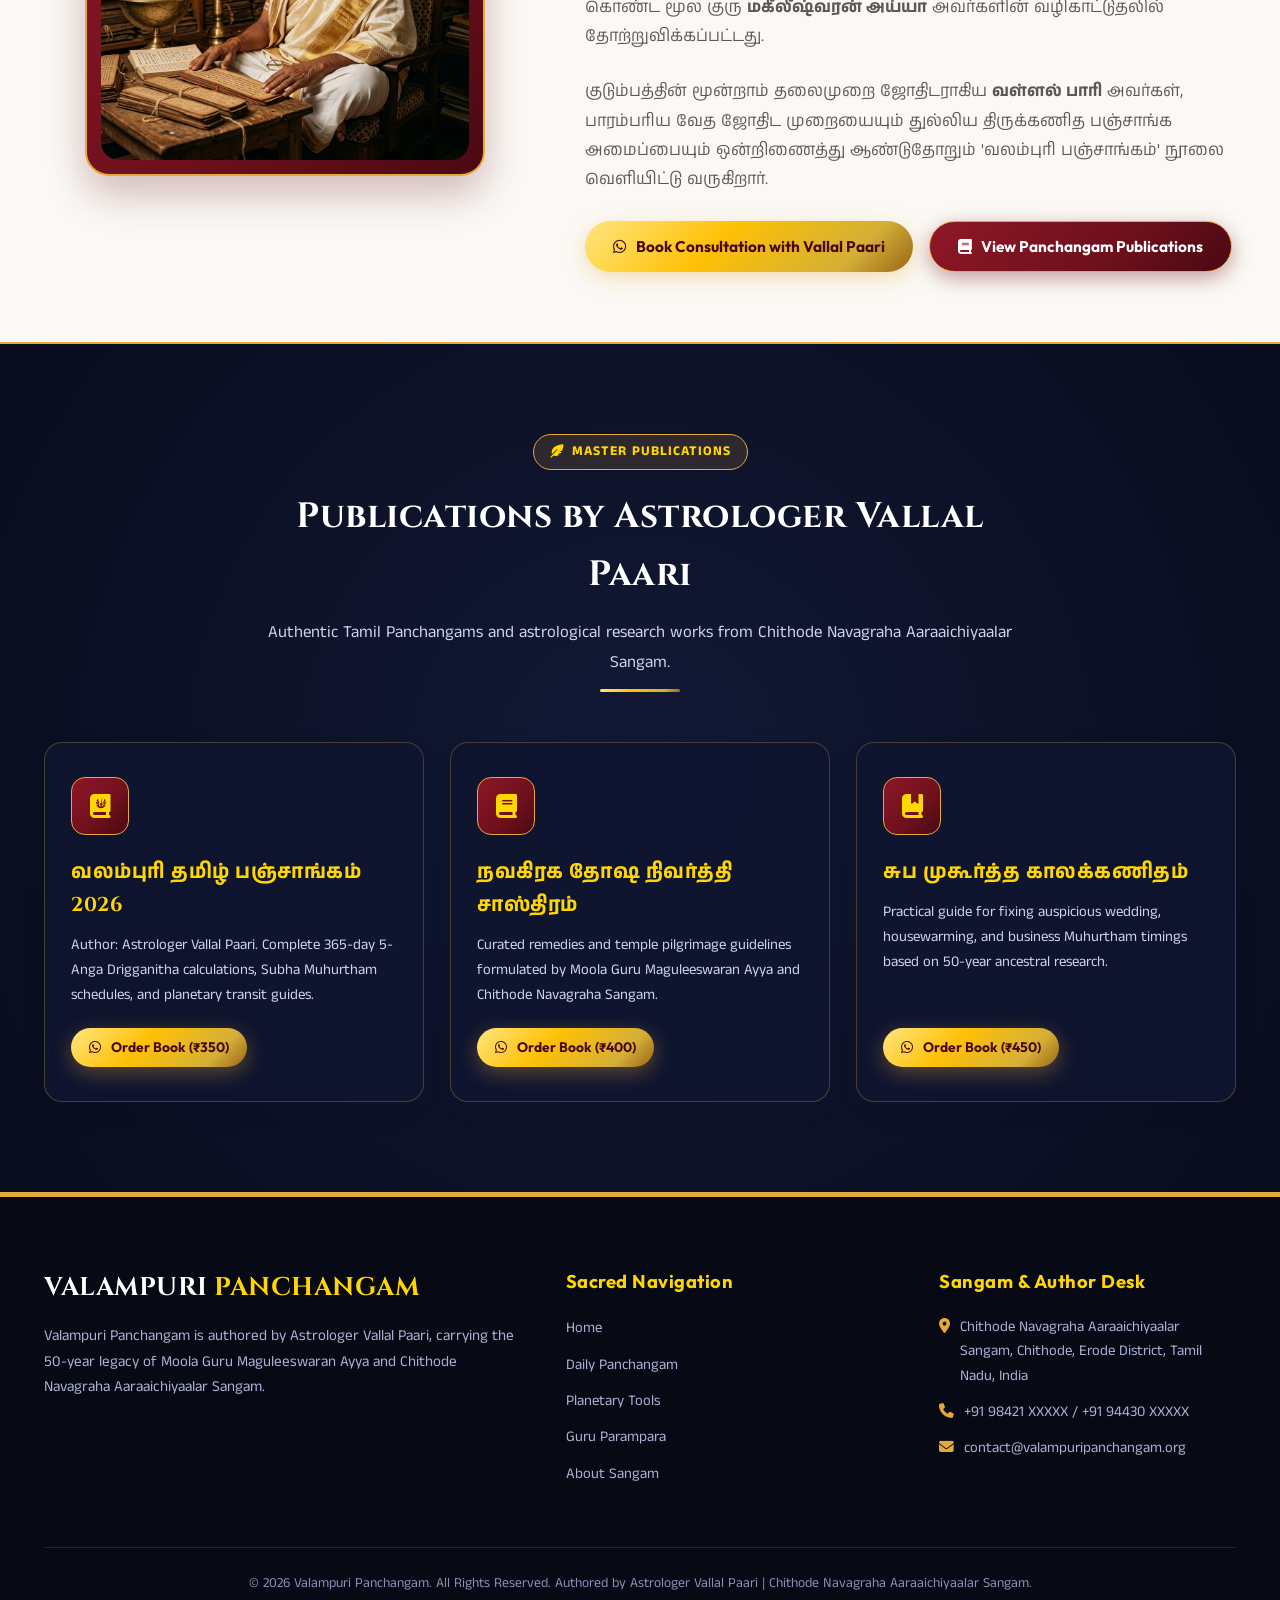
<file: guru.html>
<!DOCTYPE html>
<html lang="en">

<head>
    <meta charset="UTF-8">
    <meta name="viewport" content="width=device-width, initial-scale=1.0">
    <title>Guru Parampara & 3-Generation Lineage | Astrologer Vallal Paari</title>
    <meta name="description"
        content="The 3-generation astrological heritage of Valampuri Panchangam: Moola Guru Maguleeswaran Ayya (50 yrs experience), Astrologer Varatharaajan, and author Astrologer Vallal Paari.">
    <!-- Google Fonts -->
    <link rel="preconnect" href="https://fonts.googleapis.com">
    <link rel="preconnect" href="https://fonts.gstatic.com" crossorigin>
    <link
        href="https://fonts.googleapis.com/css2?family=Anek+Tamil:wght@300;400;500;600;700;800&family=Cinzel:wght@500;600;700;800;900&family=Inter:wght@300;400;500;600;700&family=Noto+Sans+Tamil:wght@300;400;500;600;700;800&family=Outfit:wght@400;500;600;700;800;900&display=swap"
        rel="stylesheet">
    <!-- Font Awesome for Icons -->
    <link rel="stylesheet" href="https://cdnjs.cloudflare.com/ajax/libs/font-awesome/6.4.0/css/all.min.css">
    <!-- Master CSS -->
    <link rel="stylesheet" href="style.css">
</head>

<body>
    <!-- Top Bar -->
    <div class="top-invoc-bar">
        <div class="container">
            <div class="invoc-text">
                <i class="fas fa-om"></i>
                <span data-i18n="top_invoc">Om Gam Ganapataye Namaha • Moola Guru Maguleeswaran Ayya Thunai</span>
            </div>
            <div id="liveTimeTicker" style="font-size: 0.82rem; color: #ffeb3b;"></div>
        </div>
    </div>

    <!-- Header -->
    <header>
        <nav class="container">
            <a href="index.html" class="brand-container">
                <div class="brand-logo-icon">
                    <i class="fas fa-dharmachakra"></i>
                </div>
                <div class="logo-text-wrap">
                    <div class="logo-title">VALAMPURI <span>PANCHANGAM</span></div>
                    <div class="logo-subtitle" data-i18n="brand_subtitle">Chithode Navagraha Aaraaichiyaalar Sangam</div>
                </div>
            </a>

            <ul class="nav-links">
                <li><a href="index.html" data-i18n="nav_home">Home</a></li>
                <li><a href="panchangam.html" data-i18n="nav_panchangam">Daily Panchangam</a></li>
                <li><a href="tools.html" data-i18n="nav_tools">Planetary Tools</a></li>
                <li><a href="guru.html" class="active" data-i18n="nav_guru">Guru Parampara</a></li>
                <li><a href="about.html" data-i18n="nav_about">About Sangam</a></li>
                <li>
                    <div class="lang-toggle" id="langToggle" title="Switch Language / மொழியை மாற்றுக">
                        <span class="lang-opt" data-lang="en">EN</span>
                        <span class="lang-opt" data-lang="ta">தமிழ்</span>
                        <div class="lang-slider"></div>
                    </div>
                </li>
            </ul>

            <div class="menu-toggle"><i class="fas fa-bars"></i></div>
        </nav>
    </header>

    <main>
        <!-- Hero Section -->
        <section class="page-hero">
            <div class="container">
                <div class="badge-sacred">
                    <i class="fas fa-award"></i>
                    மூன்று தலைமுறை ஜோதிட பாரம்பரியம்
                </div>
                <h1>Guru Parampara & <span class="highlight">Generational Heritage</span></h1>
                <p>Moola Guru Maguleeswaran Ayya (50+ Years Experience) ➔ Astrologer Varatharaajan ➔ Panchangam Author Vallal Paari</p>
            </div>
        </section>

        <!-- 3 Generations Timeline Cards -->
        <section class="angas-section reveal" style="background: #fbf9f5; padding: 70px 0;">
            <div class="container">
                <div class="section-header">
                    <div class="badge-sacred" style="background: rgba(143, 23, 39, 0.1); color: var(--primary-crimson); border-color: rgba(143, 23, 39, 0.3);">
                        <i class="fas fa-landmark"></i>
                        The 3 Generations of Astrological Mastery
                    </div>
                    <h2>மூன்று தலைமுறை ஜோதிட வரலாறு</h2>
                    <p>Over half a century of unbroken Vedic calculation, research, and benevolent community guidance.</p>
                    <div class="section-divider"></div>
                </div>

                <div class="angas-grid" style="grid-template-columns: repeat(auto-fit, minmax(280px, 1fr));">
                    <!-- Generation 1 -->
                    <div class="anga-card" style="border-top: 4px solid var(--gold-bright);">
                        <div class="anga-icon-wrap" style="background: var(--maroon-gradient);">
                            <i class="fas fa-hands-praying"></i>
                        </div>
                        <span class="badge-sacred" style="font-size: 0.76rem; margin-bottom: 10px;">1st Generation • மூல குரு</span>
                        <h3>மகீலீஷ்வரன் அய்யா</h3>
                        <p style="font-weight: 700; color: var(--primary-crimson); margin-bottom: 8px;">Moola Guru Maguleeswaran Ayya</p>
                        <p>50 ஆண்டு காலத்திற்கும் மேலான ஜோதிட அனுபவம் கொண்ட மூல பிதா. பல்லாயிரக்கணக்கான ஜாதகங்களை ஆராய்ந்து ஜோதிட சாஸ்திரத்தின் மூல விதிகளையும் நவகிரக ரகசியங்களையும் கற்றுத் தந்த ஆசான்.</p>
                    </div>

                    <!-- Generation 2 -->
                    <div class="anga-card" style="border-top: 4px solid var(--primary-crimson);">
                        <div class="anga-icon-wrap" style="background: linear-gradient(135deg, #8f1727, #4a0912);">
                            <i class="fas fa-scroll"></i>
                        </div>
                        <span class="badge-sacred" style="font-size: 0.76rem; margin-bottom: 10px;">2nd Generation • இரண்டாம் தலைமுறை</span>
                        <h3>ஜோதிடர் வரதராஜன்</h3>
                        <p style="font-weight: 700; color: var(--primary-crimson); margin-bottom: 8px;">Astrologer Varatharaajan</p>
                        <p>மகீலீஷ்வரன் அய்யா அவர்களின் மருமகன். மூல குருவின் பாரம்பரிய ஞானத்தை உள்வாங்கி, ஜோதிட ஆராய்ச்சியை அடுத்த கட்டத்திற்கு கொண்டு சென்று சங்கத்தின் தூணாக விளங்கியவர்.</p>
                    </div>

                    <!-- Generation 3 -->
                    <div class="anga-card" style="border-top: 4px solid #1e8e3e;">
                        <div class="anga-icon-wrap" style="background: linear-gradient(135deg, #1e8e3e, #0d5322);">
                            <i class="fas fa-book-open"></i>
                        </div>
                        <span class="badge-sacred" style="font-size: 0.76rem; margin-bottom: 10px;">3rd Generation • மூன்றாம் தலைமுறை</span>
                        <h3>ஜோதிடர் வள்ளல் பாரி</h3>
                        <p style="font-weight: 700; color: #1e8e3e; margin-bottom: 8px;">Astrologer Vallal Paari</p>
                        <p>மகீலீஷ்வரன் அய்யா அவர்களின் பேரன் & வரதராஜன் அவர்களின் மகன். 'வலம்புரி பஞ்சாங்கம்' தொகுத்து, 'சித்தோடு நவகிரக ஆராய்ச்சியாளர் சங்கம்' வழிநடத்தி நவீன காலகட்டத்திற்கு ஜோதிட சேவையை வழங்கி வருகிறார்.</p>
                    </div>
                </div>
            </div>
        </section>

        <!-- Biography Section -->
        <section class="guru-section reveal" style="padding: 70px 0;">
            <div class="container">
                <div class="guru-grid">
                    <div class="guru-portrait-wrap">
                        <div class="guru-portrait-card">
                            <img src="guru-portrait.jpg" alt="Astrologer Vallal Paari & Maguleeswaran Ayya Heritage">
                        </div>
                    </div>

                    <div class="guru-info">
                        <div class="badge-sacred" style="background: rgba(143, 23, 39, 0.1); color: var(--primary-crimson); border-color: rgba(143, 23, 39, 0.3);">
                            <i class="fas fa-scroll"></i>
                            Author & Sangam Heritage
                        </div>
                        <h2>ஜோதிடர் வள்ளல் பாரி அவர்களின் பணி</h2>
                        <div class="guru-designation">ஆசிரியர்: வலம்புரி பஞ்சாங்கம் | தலைவர்: சித்தோடு நவகிரக ஆராய்ச்சியாளர் சங்கம்</div>
                        <p class="guru-bio-text">
                            ஈரோடு மாவட்டம் சித்தோடு திருத்தலத்தை மையமாகக் கொண்டு இயங்கும் <strong>சித்தோடு நவகிரக ஆராய்ச்சியாளர் சங்கம்</strong>, 50 ஆண்டுகால ஜோதிட அனுபவம் கொண்ட மூல குரு <strong>மகீலீஷ்வரன் அய்யா</strong> அவர்களின் வழிகாட்டுதலில் தோற்றுவிக்கப்பட்டது.
                        </p>
                        <p class="guru-bio-text">
                            குடும்பத்தின் மூன்றாம் தலைமுறை ஜோதிடராகிய <strong>வள்ளல் பாரி</strong> அவர்கள், பாரம்பரிய வேத ஜோதிட முறையையும் துல்லிய திருக்கணித பஞ்சாங்க அமைப்பையும் ஒன்றிணைத்து ஆண்டுதோறும் 'வலம்புரி பஞ்சாங்கம்' நூலை வெளியிட்டு வருகிறார்.
                        </p>

                        <div class="hero-cta-group">
                            <a href="https://wa.me/919842100000?text=Vanakkam%20Astrologer%20Vallal%20Paari%20Ji,%20I%20would%20like%20to%20consult%20with%20you." target="_blank" class="btn-gold">
                                <i class="fab fa-whatsapp"></i>
                                <span>Book Consultation with Vallal Paari</span>
                            </a>
                            <a href="#publications" class="btn-maroon">
                                <i class="fas fa-book"></i>
                                <span>View Panchangam Publications</span>
                            </a>
                        </div>
                    </div>
                </div>
            </div>
        </section>

        <!-- Publications Section -->
        <section id="publications" class="book-showcase-section reveal">
            <div class="container">
                <div class="section-header" style="color: white;">
                    <div class="badge-sacred">
                        <i class="fas fa-feather-pointed"></i>
                        Master Publications
                    </div>
                    <h2 style="color: white;">Publications by Astrologer Vallal Paari</h2>
                    <p style="color: #cfd4ee;">Authentic Tamil Panchangams and astrological research works from Chithode Navagraha Aaraaichiyaalar Sangam.</p>
                    <div class="section-divider"></div>
                </div>

                <div class="services-grid" style="margin-top: 40px;">
                    <div class="service-card" style="background: rgba(16, 22, 48, 0.9); border-color: var(--cosmic-border); color: white;">
                        <div class="service-icon"><i class="fas fa-book-journal-whills"></i></div>
                        <h3 style="color: var(--gold-bright);">வலம்புரி தமிழ் பஞ்சாங்கம் 2026</h3>
                        <p style="color: #cfd4ee;">Author: Astrologer Vallal Paari. Complete 365-day 5-Anga Drigganitha calculations, Subha Muhurtham schedules, and planetary transit guides.</p>
                        <a href="https://wa.me/919842100000?text=Order%20Valampuri%20Panchangam%202026%20Edition" target="_blank" class="btn-gold" style="padding: 8px 18px; font-size: 0.86rem; align-self: flex-start;">
                            <i class="fab fa-whatsapp"></i> Order Book (₹350)
                        </a>
                    </div>

                    <div class="service-card" style="background: rgba(16, 22, 48, 0.9); border-color: var(--cosmic-border); color: white;">
                        <div class="service-icon"><i class="fas fa-book"></i></div>
                        <h3 style="color: var(--gold-bright);">நவகிரக தோஷ நிவர்த்தி சாஸ்திரம்</h3>
                        <p style="color: #cfd4ee;">Curated remedies and temple pilgrimage guidelines formulated by Moola Guru Maguleeswaran Ayya and Chithode Navagraha Sangam.</p>
                        <a href="https://wa.me/919842100000?text=Order%20Navagraha%20Dosha%20Pariharam%20Book" target="_blank" class="btn-gold" style="padding: 8px 18px; font-size: 0.86rem; align-self: flex-start;">
                            <i class="fab fa-whatsapp"></i> Order Book (₹400)
                        </a>
                    </div>

                    <div class="service-card" style="background: rgba(16, 22, 48, 0.9); border-color: var(--cosmic-border); color: white;">
                        <div class="service-icon"><i class="fas fa-book-bookmark"></i></div>
                        <h3 style="color: var(--gold-bright);">சுப முகூர்த்த காலக்கணிதம்</h3>
                        <p style="color: #cfd4ee;">Practical guide for fixing auspicious wedding, housewarming, and business Muhurtham timings based on 50-year ancestral research.</p>
                        <a href="https://wa.me/919842100000?text=Order%20Subha%20Muhurtham%20Guide" target="_blank" class="btn-gold" style="padding: 8px 18px; font-size: 0.86rem; align-self: flex-start;">
                            <i class="fab fa-whatsapp"></i> Order Book (₹450)
                        </a>
                    </div>
                </div>
            </div>
        </section>
    </main>

    <!-- Footer -->
    <footer>
        <div class="container">
            <div class="footer-grid">
                <div class="footer-brand">
                    <h3>VALAMPURI <span>PANCHANGAM</span></h3>
                    <p data-i18n="footer_about">Valampuri Panchangam is authored by Astrologer Vallal Paari, carrying the 50-year legacy of Moola Guru Maguleeswaran Ayya and Chithode Navagraha Aaraaichiyaalar Sangam.</p>
                </div>

                <div class="footer-links">
                    <h4 data-i18n="footer_quick_links">Sacred Navigation</h4>
                    <ul>
                        <li><a href="index.html" data-i18n="nav_home">Home</a></li>
                        <li><a href="panchangam.html" data-i18n="nav_panchangam">Daily Panchangam</a></li>
                        <li><a href="tools.html" data-i18n="nav_tools">Planetary Tools</a></li>
                        <li><a href="guru.html" data-i18n="nav_guru">Guru Parampara</a></li>
                        <li><a href="about.html" data-i18n="nav_about">About Sangam</a></li>
                    </ul>
                </div>

                <div class="footer-contact">
                    <h4 data-i18n="footer_contact_info">Sangam & Author Desk</h4>
                    <p><i class="fas fa-location-dot"></i> <span data-i18n="footer_address">Chithode Navagraha Aaraaichiyaalar Sangam, Chithode, Erode District, Tamil Nadu, India</span></p>
                    <p><i class="fas fa-phone"></i> +91 98421 XXXXX / +91 94430 XXXXX</p>
                    <p><i class="fas fa-envelope"></i> contact@valampuripanchangam.org</p>
                </div>
            </div>

            <div class="footer-bottom">
                <p data-i18n="footer_rights">© 2026 Valampuri Panchangam. All Rights Reserved. Authored by Astrologer Vallal Paari | Chithode Navagraha Aaraaichiyaalar Sangam.</p>
            </div>
        </div>
    </footer>

    <script src="cursor.js" defer></script>
    <script src="panchangam-engine.js"></script>
    <script>
        function updateLiveTime() {
            const now = new Date();
            const timeStr = now.toLocaleTimeString('en-US', { hour: '2-digit', minute: '2-digit', second: '2-digit', hour12: true });
            const dateStr = now.toLocaleDateString('en-US', { weekday: 'short', month: 'short', day: 'numeric', year: 'numeric' });
            const ticker = document.getElementById('liveTimeTicker');
            if (ticker) ticker.textContent = `IST: ${dateStr} • ${timeStr}`;
        }
        setInterval(updateLiveTime, 1000);
        updateLiveTime();
    </script>
</body>

</html>
</file>
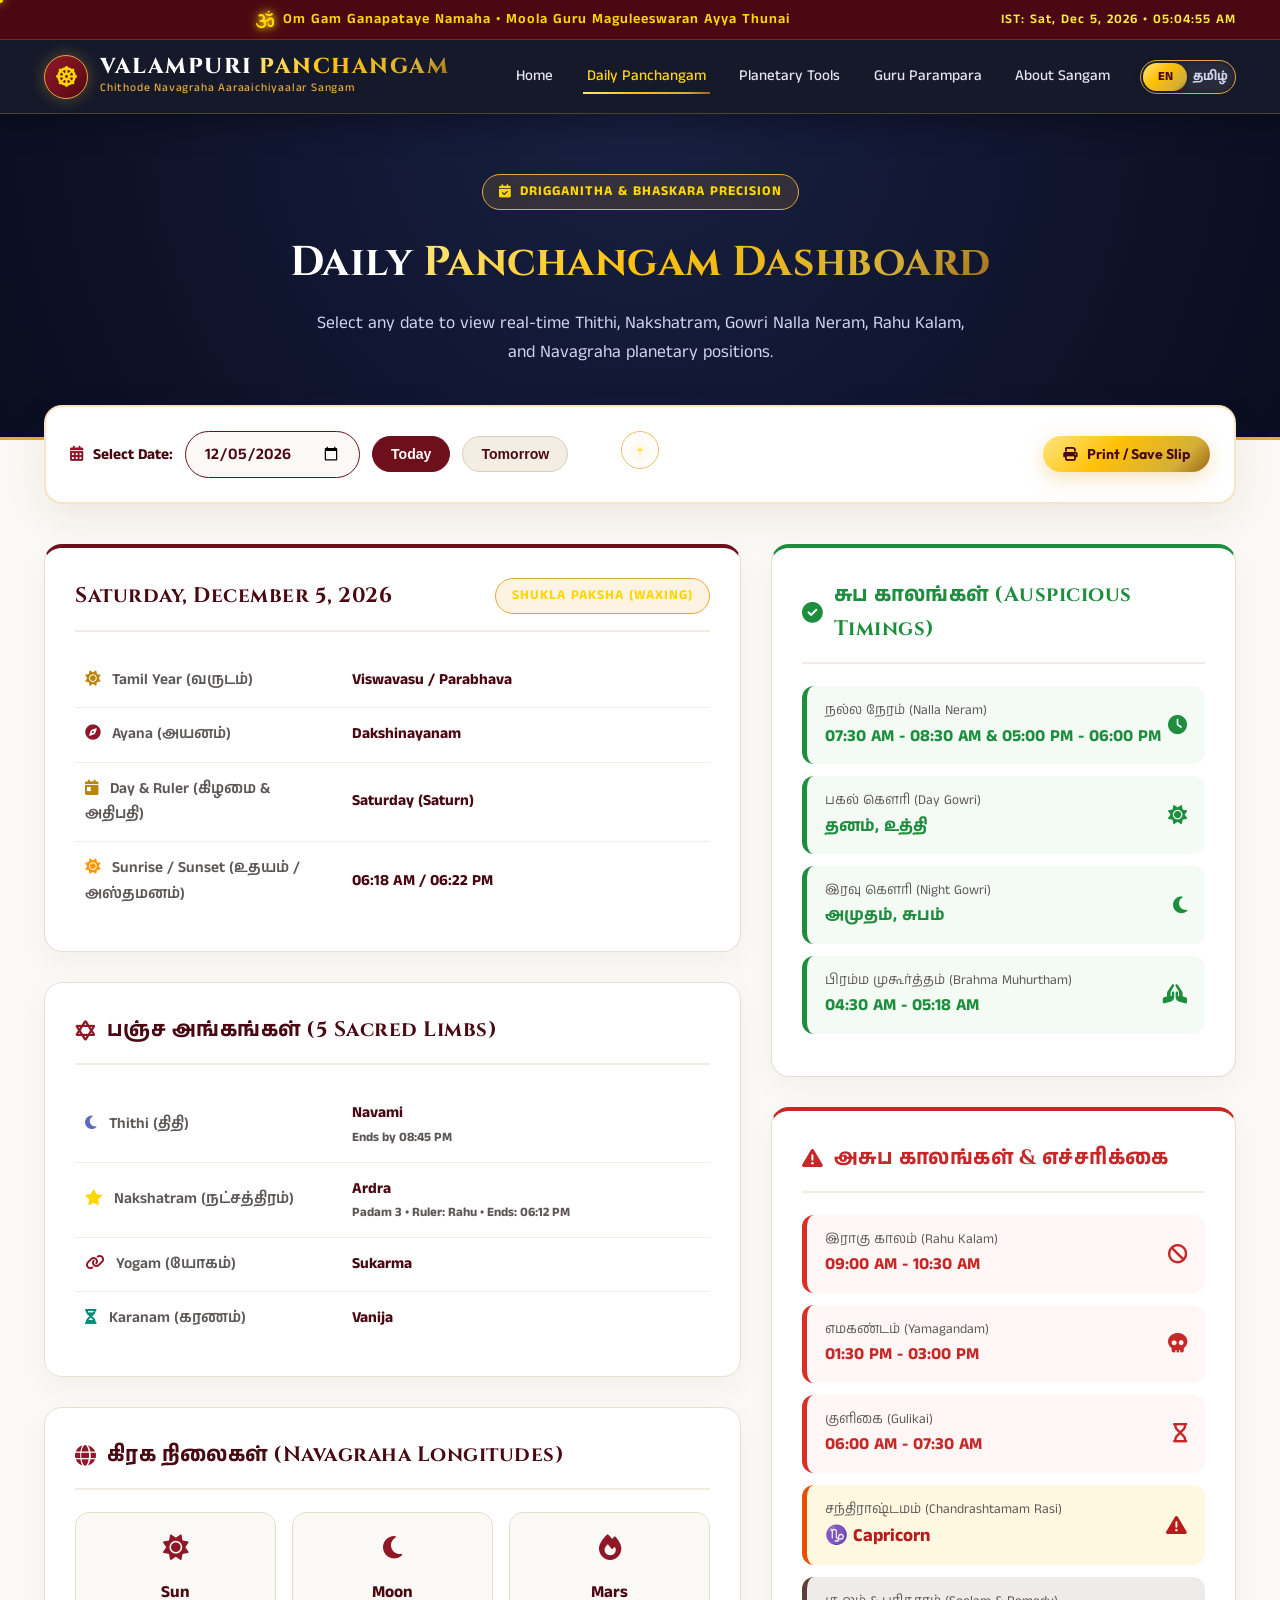
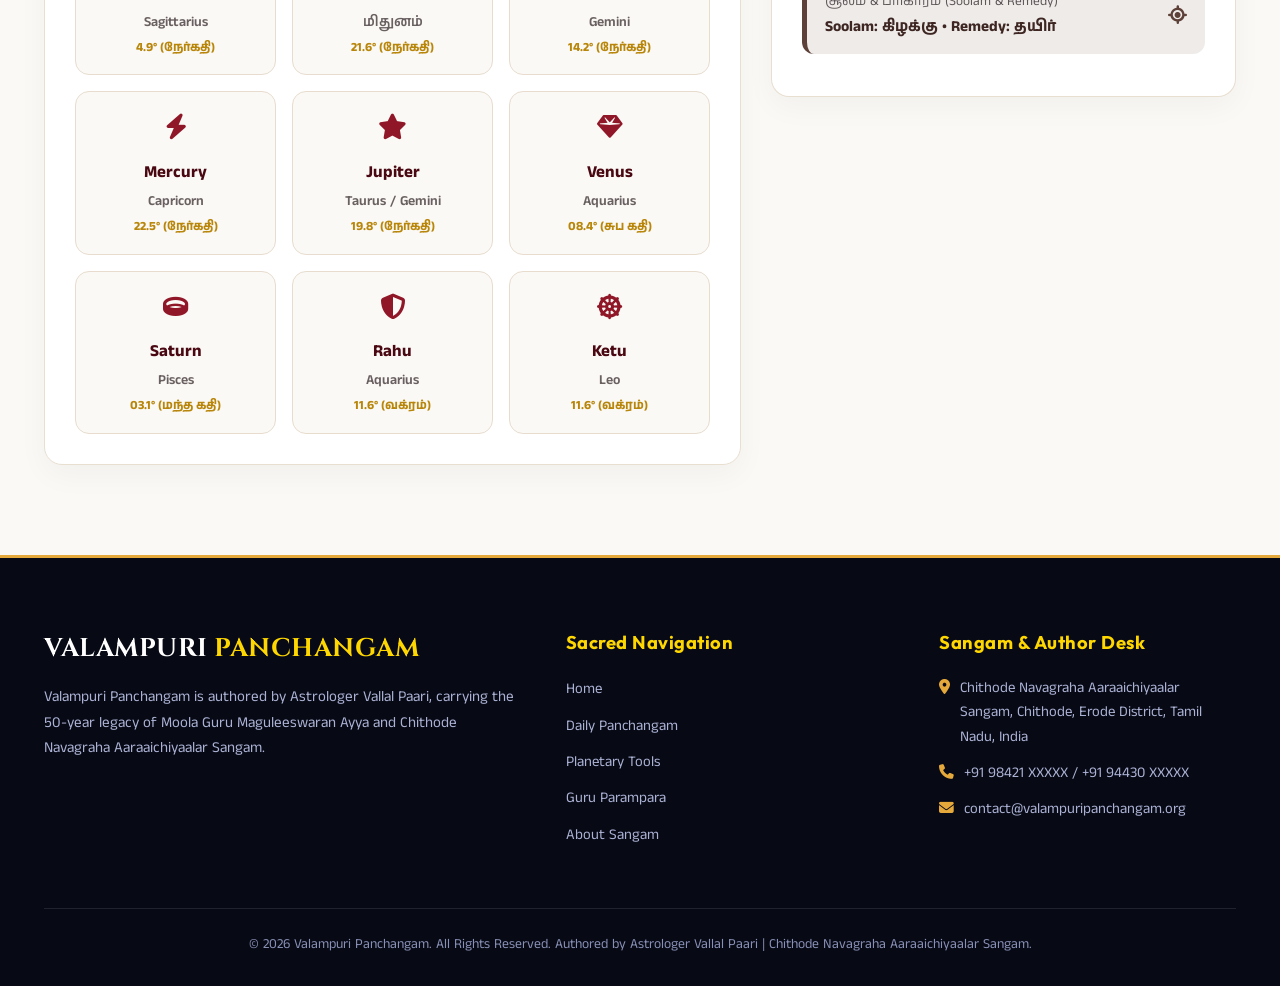
<file: panchangam.html>
<!DOCTYPE html>
<html lang="en">

<head>
    <meta charset="UTF-8">
    <meta name="viewport" content="width=device-width, initial-scale=1.0">
    <title>Daily Tamil Panchangam | Valampuri Cosmic Calendar</title>
    <meta name="description"
        content="Daily Tamil Panchangam calculations: Thithi, Nakshatram, Gowri Nalla Neram, Rahu Kalam, Yamagandam, Chandrashtamam & Navagraha positions.">
    <!-- Google Fonts -->
    <link rel="preconnect" href="https://fonts.googleapis.com">
    <link rel="preconnect" href="https://fonts.gstatic.com" crossorigin>
    <link
        href="https://fonts.googleapis.com/css2?family=Anek+Tamil:wght@300;400;500;600;700;800&family=Cinzel:wght@500;600;700;800;900&family=Inter:wght@300;400;500;600;700&family=Noto+Sans+Tamil:wght@300;400;500;600;700;800&family=Outfit:wght@400;500;600;700;800;900&display=swap"
        rel="stylesheet">
    <!-- Font Awesome for Icons -->
    <link rel="stylesheet" href="https://cdnjs.cloudflare.com/ajax/libs/font-awesome/6.4.0/css/all.min.css">
    <!-- Master CSS -->
    <link rel="stylesheet" href="style.css">
</head>

<body>
    <!-- Auspicious Top Bar -->
    <div class="top-invoc-bar">
        <div class="container">
            <div class="invoc-text">
                <i class="fas fa-om"></i>
                <span data-i18n="top_invoc">Om Gam Ganapataye Namaha • Subham Bhavatu</span>
            </div>
            <div id="liveTimeTicker" style="font-size: 0.82rem; color: #ffeb3b;"></div>
        </div>
    </div>

    <!-- Navigation Header -->
    <header>
        <nav class="container">
            <a href="index.html" class="brand-container">
                <div class="brand-logo-icon">
                    <i class="fas fa-dharmachakra"></i>
                </div>
                <div class="logo-text-wrap">
                    <div class="logo-title">VALAMPURI <span>PANCHANGAM</span></div>
                    <div class="logo-subtitle" data-i18n="brand_subtitle">Chithode Navagraha Aaraaichiyaalar Sangam</div>
                </div>
            </a>

            <ul class="nav-links">
                <li><a href="index.html" data-i18n="nav_home">Home</a></li>
                <li><a href="panchangam.html" class="active" data-i18n="nav_panchangam">Daily Panchangam</a></li>
                <li><a href="tools.html" data-i18n="nav_tools">Planetary Tools</a></li>
                <li><a href="guru.html" data-i18n="nav_guru">Guru Parampara</a></li>
                <li><a href="about.html" data-i18n="nav_about">About Sangam</a></li>
                <li>
                    <div class="lang-toggle" id="langToggle" title="Switch Language / மொழியை மாற்றுக">
                        <span class="lang-opt" data-lang="en">EN</span>
                        <span class="lang-opt" data-lang="ta">தமிழ்</span>
                        <div class="lang-slider"></div>
                    </div>
                </li>
            </ul>

            <div class="menu-toggle"><i class="fas fa-bars"></i></div>
        </nav>
    </header>

    <main>
        <!-- Page Hero -->
        <section class="page-hero">
            <div class="container">
                <div class="badge-sacred">
                    <i class="fas fa-calendar-check"></i>
                    Drigganitha & Bhaskara Precision
                </div>
                <h1>Daily <span class="highlight">Panchangam Dashboard</span></h1>
                <p>Select any date to view real-time Thithi, Nakshatram, Gowri Nalla Neram, Rahu Kalam, and Navagraha planetary positions.</p>
            </div>
        </section>

        <!-- Panchangam Controls Bar -->
        <div class="container">
            <div class="panchangam-controls-bar reveal">
                <div class="date-controls-group">
                    <label for="panchangamDatePicker" style="font-weight: 700; color: var(--primary-dark); font-size: 0.95rem;">
                        <i class="fas fa-calendar-alt" style="color: var(--primary-crimson); margin-right: 6px;"></i>
                        Select Date:
                    </label>
                    <input type="date" id="panchangamDatePicker" class="custom-date-input">
                    <button class="btn-pill active" id="btnToday">Today</button>
                    <button class="btn-pill" id="btnTomorrow">Tomorrow</button>
                </div>

                <div>
                    <button class="btn-gold" id="btnPrintSlip" style="padding: 9px 20px; font-size: 0.88rem;">
                        <i class="fas fa-print"></i> Print / Save Slip
                    </button>
                </div>
            </div>

            <!-- Panchangam Dynamic Content -->
            <div class="panchangam-dashboard-grid reveal">
                <!-- Left Column: Core 5-Angas & Astronomical Parameters -->
                <div class="dashboard-left">
                    <!-- Date Overview Card -->
                    <div class="p-card" style="border-top: 4px solid var(--primary-maroon);">
                        <div class="p-card-header">
                            <h3 id="displayTamilDateTitle">--</h3>
                            <span class="badge-sacred" id="displayPakshamBadge" style="margin-bottom: 0;">--</span>
                        </div>
                        
                        <table class="data-table-modern">
                            <tbody>
                                <tr>
                                    <td class="prop-name"><i class="fas fa-sun" style="color: var(--gold-dark); margin-right: 8px;"></i> Tamil Year (வருடம்)</td>
                                    <td class="prop-value" id="valTamilYear">--</td>
                                </tr>
                                <tr>
                                    <td class="prop-name"><i class="fas fa-compass" style="color: var(--primary-crimson); margin-right: 8px;"></i> Ayana (அயனம்)</td>
                                    <td class="prop-value" id="valAyana">--</td>
                                </tr>
                                <tr>
                                    <td class="prop-name"><i class="fas fa-calendar-day" style="color: var(--gold-dark); margin-right: 8px;"></i> Day & Ruler (கிழமை & அதிபதி)</td>
                                    <td class="prop-value" id="valVara">--</td>
                                </tr>
                                <tr>
                                    <td class="prop-name"><i class="fas fa-sun" style="color: #ff9800; margin-right: 8px;"></i> Sunrise / Sunset (உதயம் / அஸ்தமனம்)</td>
                                    <td class="prop-value" id="valSunTimings">--</td>
                                </tr>
                            </tbody>
                        </table>
                    </div>

                    <!-- 5 Sacred Angas Card -->
                    <div class="p-card">
                        <div class="p-card-header">
                            <h3><i class="fas fa-star-of-david"></i> பஞ்ச அங்கங்கள் (5 Sacred Limbs)</h3>
                        </div>

                        <table class="data-table-modern">
                            <tbody>
                                <tr>
                                    <td class="prop-name"><i class="fas fa-moon" style="color: #5c6bc0; margin-right: 8px;"></i> Thithi (திதி)</td>
                                    <td class="prop-value">
                                        <span id="valThithi">--</span>
                                        <span style="font-size: 0.8rem; color: var(--text-muted); display: block;" id="valThithiEnd">--</span>
                                    </td>
                                </tr>
                                <tr>
                                    <td class="prop-name"><i class="fas fa-star" style="color: #ffd700; margin-right: 8px;"></i> Nakshatram (நட்சத்திரம்)</td>
                                    <td class="prop-value">
                                        <span id="valNakshatra">--</span>
                                        <span style="font-size: 0.8rem; color: var(--text-muted); display: block;" id="valNakshatraDetails">--</span>
                                    </td>
                                </tr>
                                <tr>
                                    <td class="prop-name"><i class="fas fa-link" style="color: var(--primary-crimson); margin-right: 8px;"></i> Yogam (யோகம்)</td>
                                    <td class="prop-value" id="valYoga">--</td>
                                </tr>
                                <tr>
                                    <td class="prop-name"><i class="fas fa-hourglass-half" style="color: #00897b; margin-right: 8px;"></i> Karanam (கரணம்)</td>
                                    <td class="prop-value" id="valKarana">--</td>
                                </tr>
                            </tbody>
                        </table>
                    </div>

                    <!-- Planetary Positions Section -->
                    <div class="p-card">
                        <div class="p-card-header">
                            <h3><i class="fas fa-globe"></i> கிரக நிலைகள் (Navagraha Longitudes)</h3>
                        </div>
                        <div class="navagraha-grid" id="navagrahaGrid">
                            <!-- Injected via JavaScript -->
                        </div>
                    </div>
                </div>

                <!-- Right Column: Auspicious & Inauspicious Timings -->
                <div class="dashboard-right">
                    <!-- Auspicious Timings -->
                    <div class="p-card" style="border-top: 4px solid #1e8e3e;">
                        <div class="p-card-header">
                            <h3 style="color: #1e8e3e;"><i class="fas fa-circle-check" style="color: #1e8e3e;"></i> சுப காலங்கள் (Auspicious Timings)</h3>
                        </div>

                        <div class="timing-pill-row auspicious">
                            <div>
                                <span style="font-size: 0.84rem; color: var(--text-muted); display: block;">நல்ல நேரம் (Nalla Neram)</span>
                                <strong style="font-size: 1.05rem; color: #1e8e3e;" id="valNallaNeram">--</strong>
                            </div>
                            <i class="fas fa-clock" style="color: #1e8e3e; font-size: 1.2rem;"></i>
                        </div>

                        <div class="timing-pill-row auspicious">
                            <div>
                                <span style="font-size: 0.84rem; color: var(--text-muted); display: block;">பகல் கௌரி (Day Gowri)</span>
                                <strong style="font-size: 1.05rem; color: #1e8e3e;" id="valGowriDay">--</strong>
                            </div>
                            <i class="fas fa-sun" style="color: #1e8e3e; font-size: 1.2rem;"></i>
                        </div>

                        <div class="timing-pill-row auspicious">
                            <div>
                                <span style="font-size: 0.84rem; color: var(--text-muted); display: block;">இரவு கௌரி (Night Gowri)</span>
                                <strong style="font-size: 1.05rem; color: #1e8e3e;" id="valGowriNight">--</strong>
                            </div>
                            <i class="fas fa-moon" style="color: #1e8e3e; font-size: 1.2rem;"></i>
                        </div>

                        <div class="timing-pill-row auspicious">
                            <div>
                                <span style="font-size: 0.84rem; color: var(--text-muted); display: block;">பிரம்ம முகூர்த்தம் (Brahma Muhurtham)</span>
                                <strong style="font-size: 1.05rem; color: #1e8e3e;" id="valBrahma">--</strong>
                            </div>
                            <i class="fas fa-hands-praying" style="color: #1e8e3e; font-size: 1.2rem;"></i>
                        </div>
                    </div>

                    <!-- Inauspicious Timings & Caution -->
                    <div class="p-card" style="border-top: 4px solid #c62828;">
                        <div class="p-card-header">
                            <h3 style="color: #c62828;"><i class="fas fa-triangle-exclamation" style="color: #c62828;"></i> அசுப காலங்கள் & எச்சரிக்கை</h3>
                        </div>

                        <div class="timing-pill-row danger">
                            <div>
                                <span style="font-size: 0.84rem; color: var(--text-muted); display: block;">இராகு காலம் (Rahu Kalam)</span>
                                <strong style="font-size: 1.05rem; color: #c62828;" id="valRahu">--</strong>
                            </div>
                            <i class="fas fa-ban" style="color: #c62828; font-size: 1.2rem;"></i>
                        </div>

                        <div class="timing-pill-row danger">
                            <div>
                                <span style="font-size: 0.84rem; color: var(--text-muted); display: block;">எமகண்டம் (Yamagandam)</span>
                                <strong style="font-size: 1.05rem; color: #c62828;" id="valYama">--</strong>
                            </div>
                            <i class="fas fa-skull" style="color: #c62828; font-size: 1.2rem;"></i>
                        </div>

                        <div class="timing-pill-row danger">
                            <div>
                                <span style="font-size: 0.84rem; color: var(--text-muted); display: block;">குளிகை (Gulikai)</span>
                                <strong style="font-size: 1.05rem; color: #c62828;" id="valGulika">--</strong>
                            </div>
                            <i class="fas fa-hourglass" style="color: #c62828; font-size: 1.2rem;"></i>
                        </div>

                        <div class="timing-pill-row" style="border-left-color: #e65100; background: #fff8e1;">
                            <div>
                                <span style="font-size: 0.84rem; color: var(--text-muted); display: block;">சந்திராஷ்டமம் (Chandrashtamam Rasi)</span>
                                <strong style="font-size: 1.15rem; color: #b71c1c;" id="valChandrashtamam">--</strong>
                            </div>
                            <i class="fas fa-triangle-exclamation" style="color: #b71c1c; font-size: 1.3rem;"></i>
                        </div>

                        <div class="timing-pill-row" style="border-left-color: #5d4037; background: #efebe9;">
                            <div>
                                <span style="font-size: 0.84rem; color: var(--text-muted); display: block;">சூலம் & பரிகாரம் (Soolam & Remedy)</span>
                                <strong style="font-size: 0.95rem; color: #3e2723;" id="valSoolam">--</strong>
                            </div>
                            <i class="fas fa-location-crosshairs" style="color: #5d4037; font-size: 1.2rem;"></i>
                        </div>
                    </div>
                </div>
            </div>
        </div>
    </main>

    <!-- Footer -->
    <footer>
        <div class="container">
            <div class="footer-grid">
                <div class="footer-brand">
                    <h3>VALAMPURI <span>PANCHANGAM</span></h3>
                    <p data-i18n="footer_about">Valampuri Panchangam is the premier spiritual compass and astrological authority, bridging ancient Vedic astronomical secrets with modern mathematical precision.</p>
                </div>

                <div class="footer-links">
                    <h4 data-i18n="footer_quick_links">Sacred Navigation</h4>
                    <ul>
                        <li><a href="index.html" data-i18n="nav_home">Home</a></li>
                        <li><a href="panchangam.html" data-i18n="nav_panchangam">Daily Panchangam</a></li>
                        <li><a href="tools.html" data-i18n="nav_tools">Planetary Tools</a></li>
                        <li><a href="guru.html" data-i18n="nav_guru">Guru Parampara</a></li>
                        <li><a href="about.html" data-i18n="nav_about">About Sangam</a></li>
                    </ul>
                </div>

                <div class="footer-contact">
                    <h4 data-i18n="footer_contact_info">Sangam & Author Desk</h4>
                    <p><i class="fas fa-location-dot"></i> <span data-i18n="footer_address">Chithode Navagraha Aaraaichiyaalar Sangam, Chithode, Erode District, Tamil Nadu, India</span></p>
                    <p><i class="fas fa-phone"></i> +91 98421 XXXXX / +91 94430 XXXXX</p>
                    <p><i class="fas fa-envelope"></i> contact@valampuripanchangam.org</p>
                </div>
            </div>

            <div class="footer-bottom">
                <p data-i18n="footer_rights">© 2026 Valampuri Panchangam. All Rights Reserved. Authored by Astrologer Vallal Paari | Chithode Navagraha Aaraaichiyaalar Sangam.</p>
            </div>
        </div>
    </footer>

    <!-- Scripts -->
    <script src="cursor.js" defer></script>
    <script src="panchangam-engine.js"></script>
    <script>
        const datePicker = document.getElementById('panchangamDatePicker');
        const btnToday = document.getElementById('btnToday');
        const btnTomorrow = document.getElementById('btnTomorrow');
        const btnPrint = document.getElementById('btnPrintSlip');

        function setDateAndRender(dateObj) {
            const dateStr = dateObj.toISOString().split('T')[0];
            datePicker.value = dateStr;
            renderPanchangam(dateStr);
        }

        function renderPanchangam(dateStr) {
            const p = ValampuriEngine.calculatePanchangam(dateStr);
            const lang = localStorage.getItem('valampuri_lang') || 'en';

            document.getElementById('displayTamilDateTitle').textContent = lang === 'ta' ? p.formattedDateTa : p.formattedDateEn;
            document.getElementById('displayPakshamBadge').textContent = lang === 'ta' ? p.paksham.ta : p.paksham.en;
            document.getElementById('valTamilYear').textContent = lang === 'ta' ? p.tamilYear.ta : p.tamilYear.en;
            document.getElementById('valAyana').textContent = lang === 'ta' ? p.ayana.ta : p.ayana.en;
            document.getElementById('valVara').textContent = `${lang === 'ta' ? p.vara.ta : p.vara.en} (${p.vara.ruler})`;
            document.getElementById('valSunTimings').textContent = `${p.sunrise} / ${p.sunset}`;

            // 5 Angas
            document.getElementById('valThithi').textContent = lang === 'ta' ? p.tithi.ta : p.tithi.en;
            document.getElementById('valThithiEnd').textContent = `${lang === 'ta' ? 'முடிவு நேரம்' : 'Ends by'} ${p.tithi.endTime}`;
            document.getElementById('valNakshatra').textContent = lang === 'ta' ? p.nakshatra.ta : p.nakshatra.en;
            document.getElementById('valNakshatraDetails').textContent = `${lang === 'ta' ? 'பாதம்' : 'Padam'} ${p.nakshatra.padam} • ${lang === 'ta' ? 'அதிபதி' : 'Ruler'}: ${p.nakshatra.ruler} • ${lang === 'ta' ? 'முடிவு' : 'Ends'}: ${p.nakshatra.endTime}`;
            document.getElementById('valYoga').textContent = lang === 'ta' ? p.yoga.ta : p.yoga.en;
            document.getElementById('valKarana').textContent = lang === 'ta' ? p.karana.ta : p.karana.en;

            // Auspicious
            document.getElementById('valNallaNeram').textContent = p.nallaNeram;
            document.getElementById('valGowriDay').textContent = p.gowriDay;
            document.getElementById('valGowriNight').textContent = p.gowriNight;
            document.getElementById('valBrahma').textContent = p.brahmaMuhurtham;

            // Inauspicious
            document.getElementById('valRahu').textContent = p.rahuKaalam;
            document.getElementById('valYama').textContent = p.yamagandam;
            document.getElementById('valGulika').textContent = p.gulikai;
            document.getElementById('valChandrashtamam').textContent = `${p.chandrashtamam.icon} ${lang === 'ta' ? p.chandrashtamam.ta : p.chandrashtamam.en}`;
            document.getElementById('valSoolam').textContent = `${lang === 'ta' ? 'சூலம்' : 'Soolam'}: ${p.soolam} • ${lang === 'ta' ? 'பரிகாரம்' : 'Remedy'}: ${p.parikaram}`;

            // Render Navagraha Grid
            const navGrid = document.getElementById('navagrahaGrid');
            navGrid.innerHTML = "";
            p.planets.forEach(pl => {
                const card = document.createElement('div');
                card.className = "planet-card-mini";
                card.innerHTML = `
                    <div class="planet-icon"><i class="fas ${pl.icon}"></i></div>
                    <div class="planet-name">${lang === 'ta' ? pl.ta : pl.name}</div>
                    <div class="planet-rasi">${lang === 'ta' ? pl.rasi : pl.rasiEn}</div>
                    <div class="planet-deg">${pl.deg} (${pl.status})</div>
                `;
                navGrid.appendChild(card);
            });
        }

        // Event Listeners
        datePicker.addEventListener('change', (e) => {
            renderPanchangam(e.target.value);
            btnToday.classList.remove('active');
            btnTomorrow.classList.remove('active');
        });

        btnToday.addEventListener('click', () => {
            setDateAndRender(new Date());
            btnToday.classList.add('active');
            btnTomorrow.classList.remove('active');
        });

        btnTomorrow.addEventListener('click', () => {
            const tomorrow = new Date();
            tomorrow.setDate(tomorrow.getDate() + 1);
            setDateAndRender(tomorrow);
            btnTomorrow.classList.add('active');
            btnToday.classList.remove('active');
        });

        btnPrint.addEventListener('click', () => {
            window.print();
        });

        window.addEventListener('DOMContentLoaded', () => {
            const today = new Date();
            setDateAndRender(today);
        });

        window.addEventListener('valampuri_lang_changed', () => {
            if (datePicker.value) renderPanchangam(datePicker.value);
        });

        function updateLiveTime() {
            const now = new Date();
            const timeStr = now.toLocaleTimeString('en-US', { hour: '2-digit', minute: '2-digit', second: '2-digit', hour12: true });
            const dateStr = now.toLocaleDateString('en-US', { weekday: 'short', month: 'short', day: 'numeric', year: 'numeric' });
            const ticker = document.getElementById('liveTimeTicker');
            if (ticker) ticker.textContent = `IST: ${dateStr} • ${timeStr}`;
        }
        setInterval(updateLiveTime, 1000);
        updateLiveTime();
    </script>
</body>

</html>
</file>
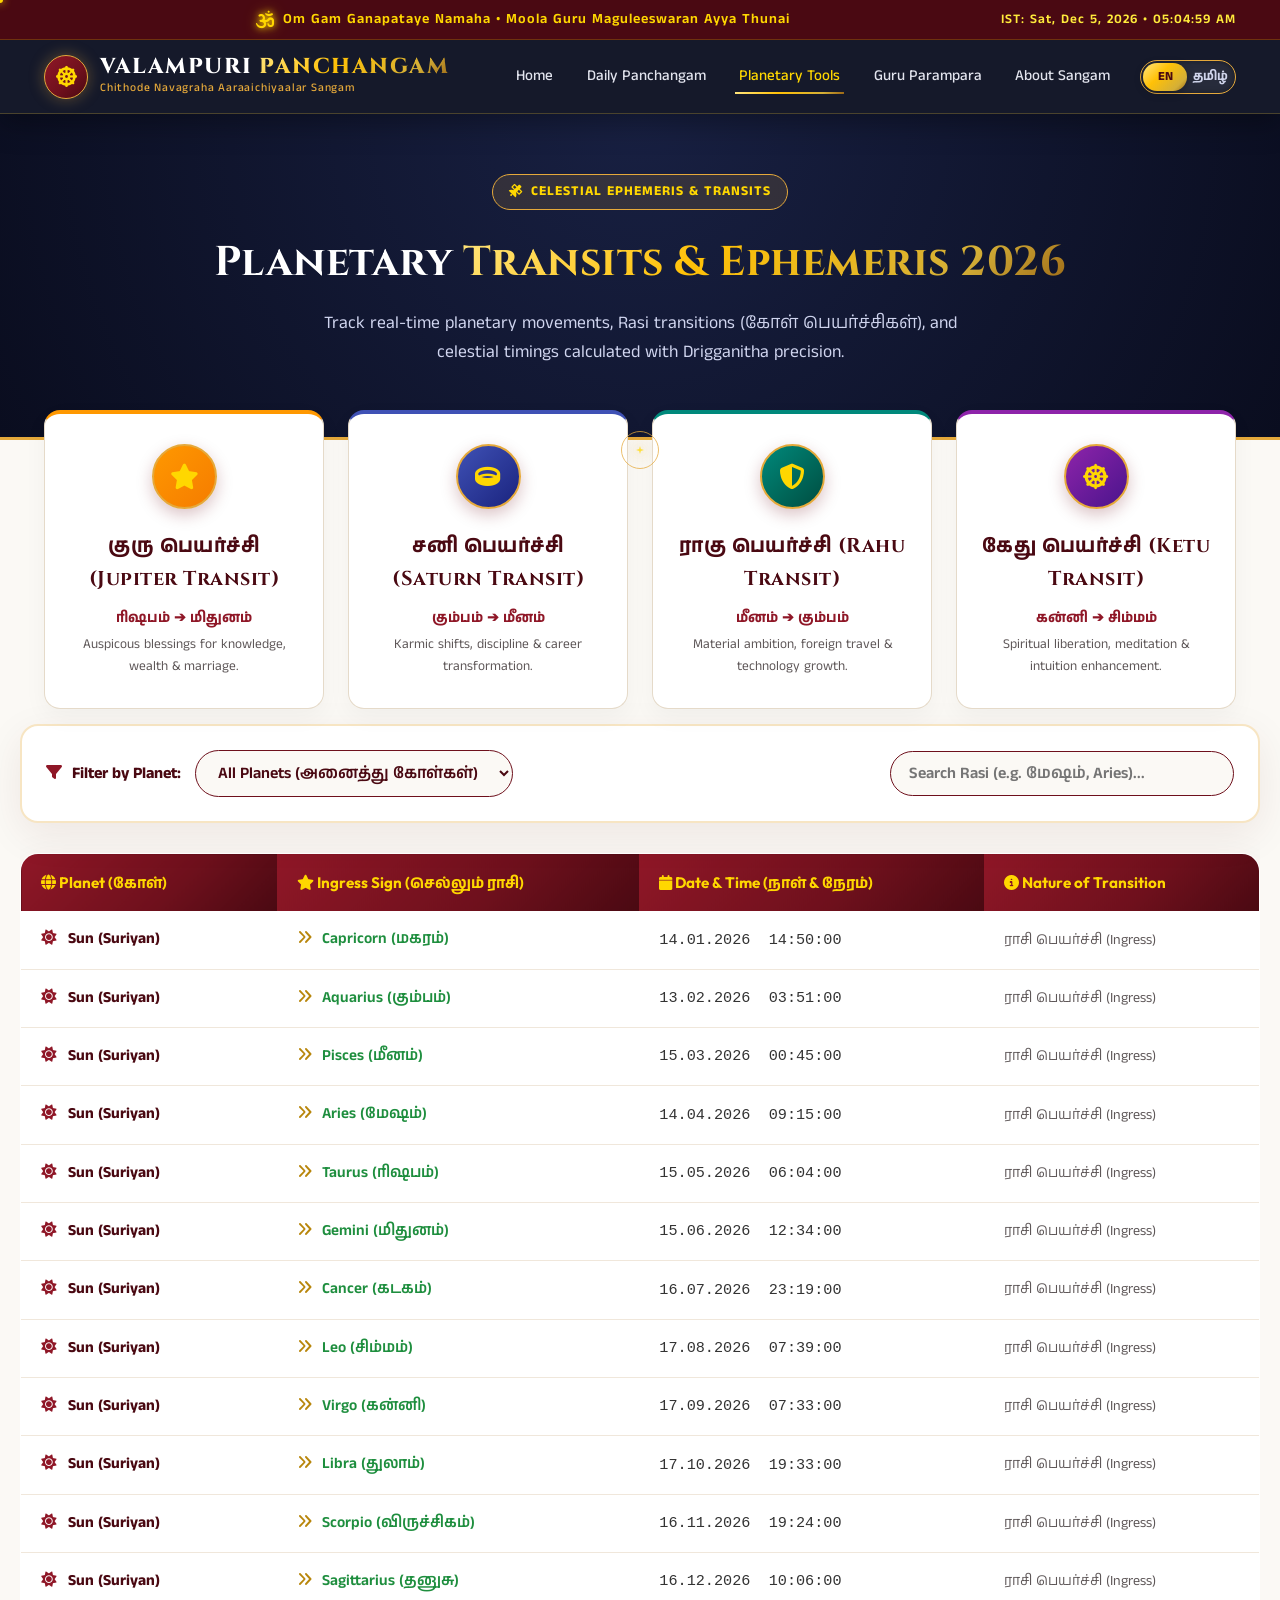
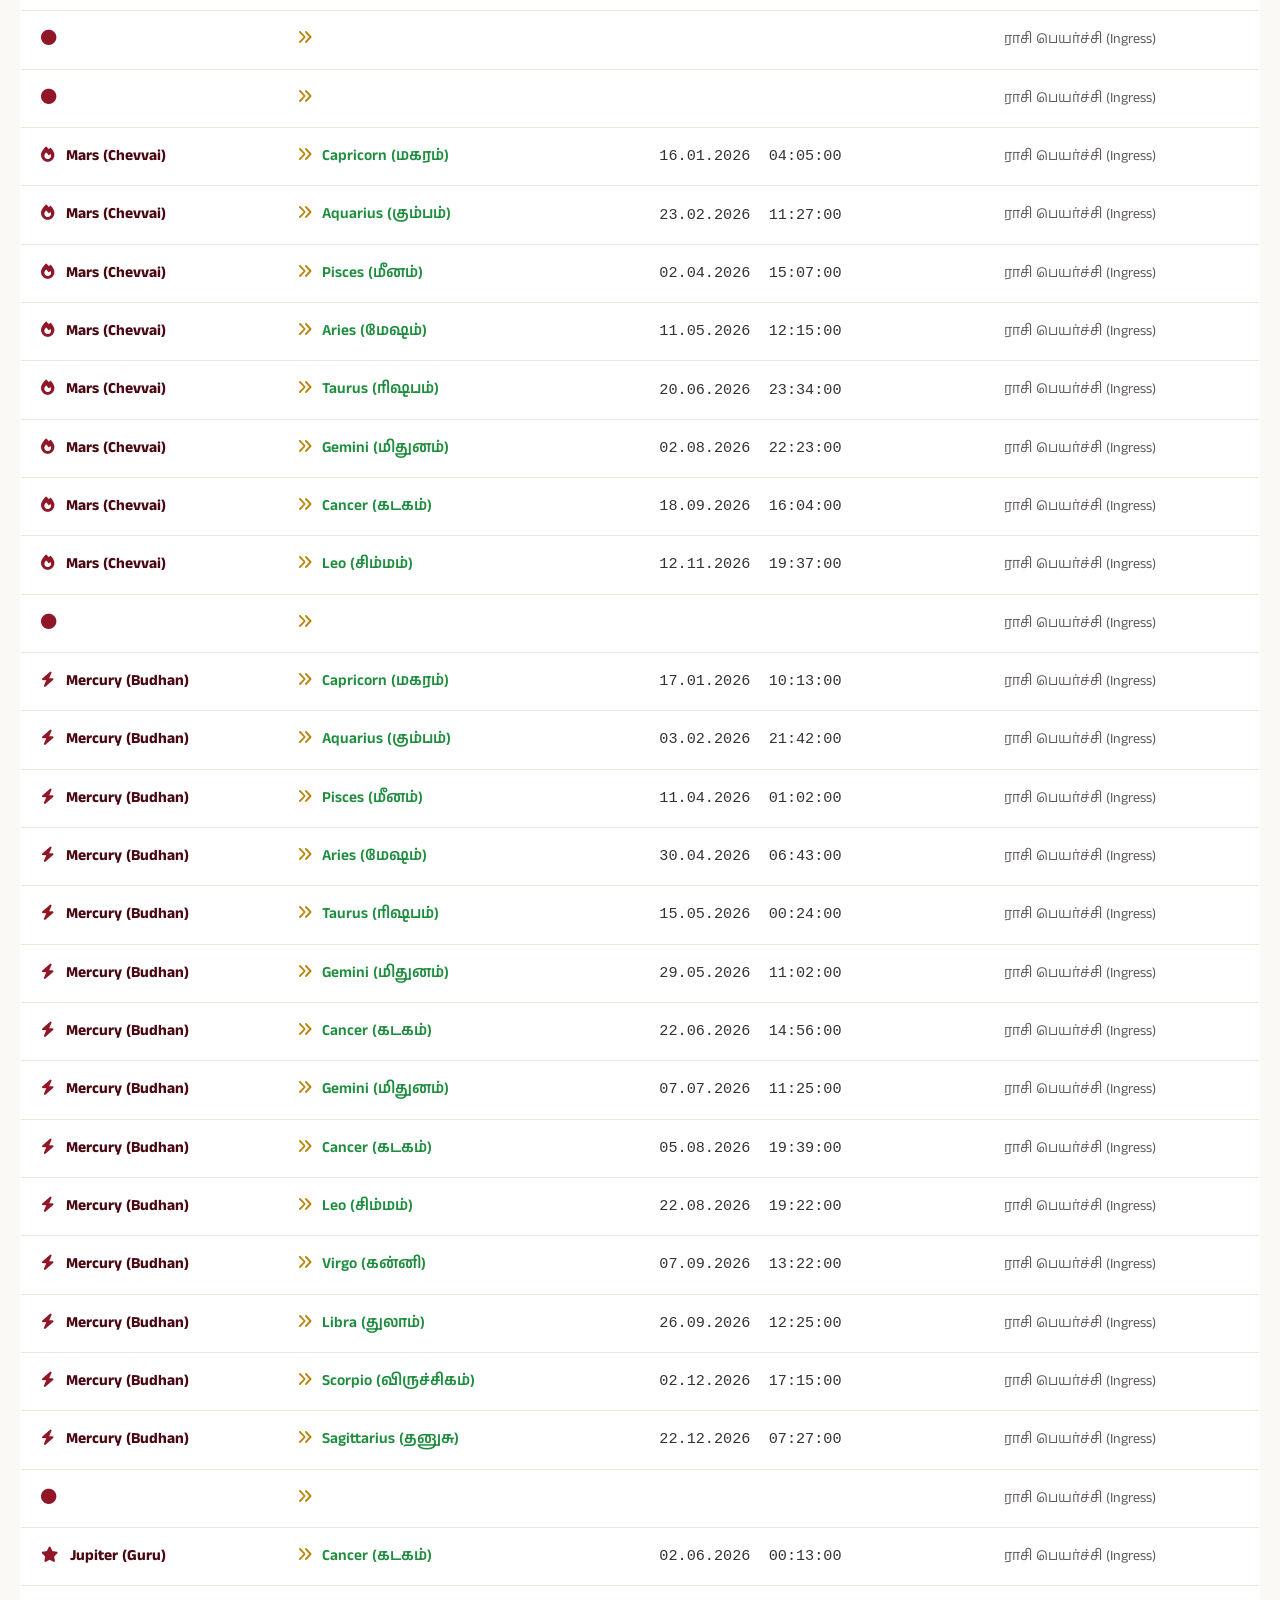
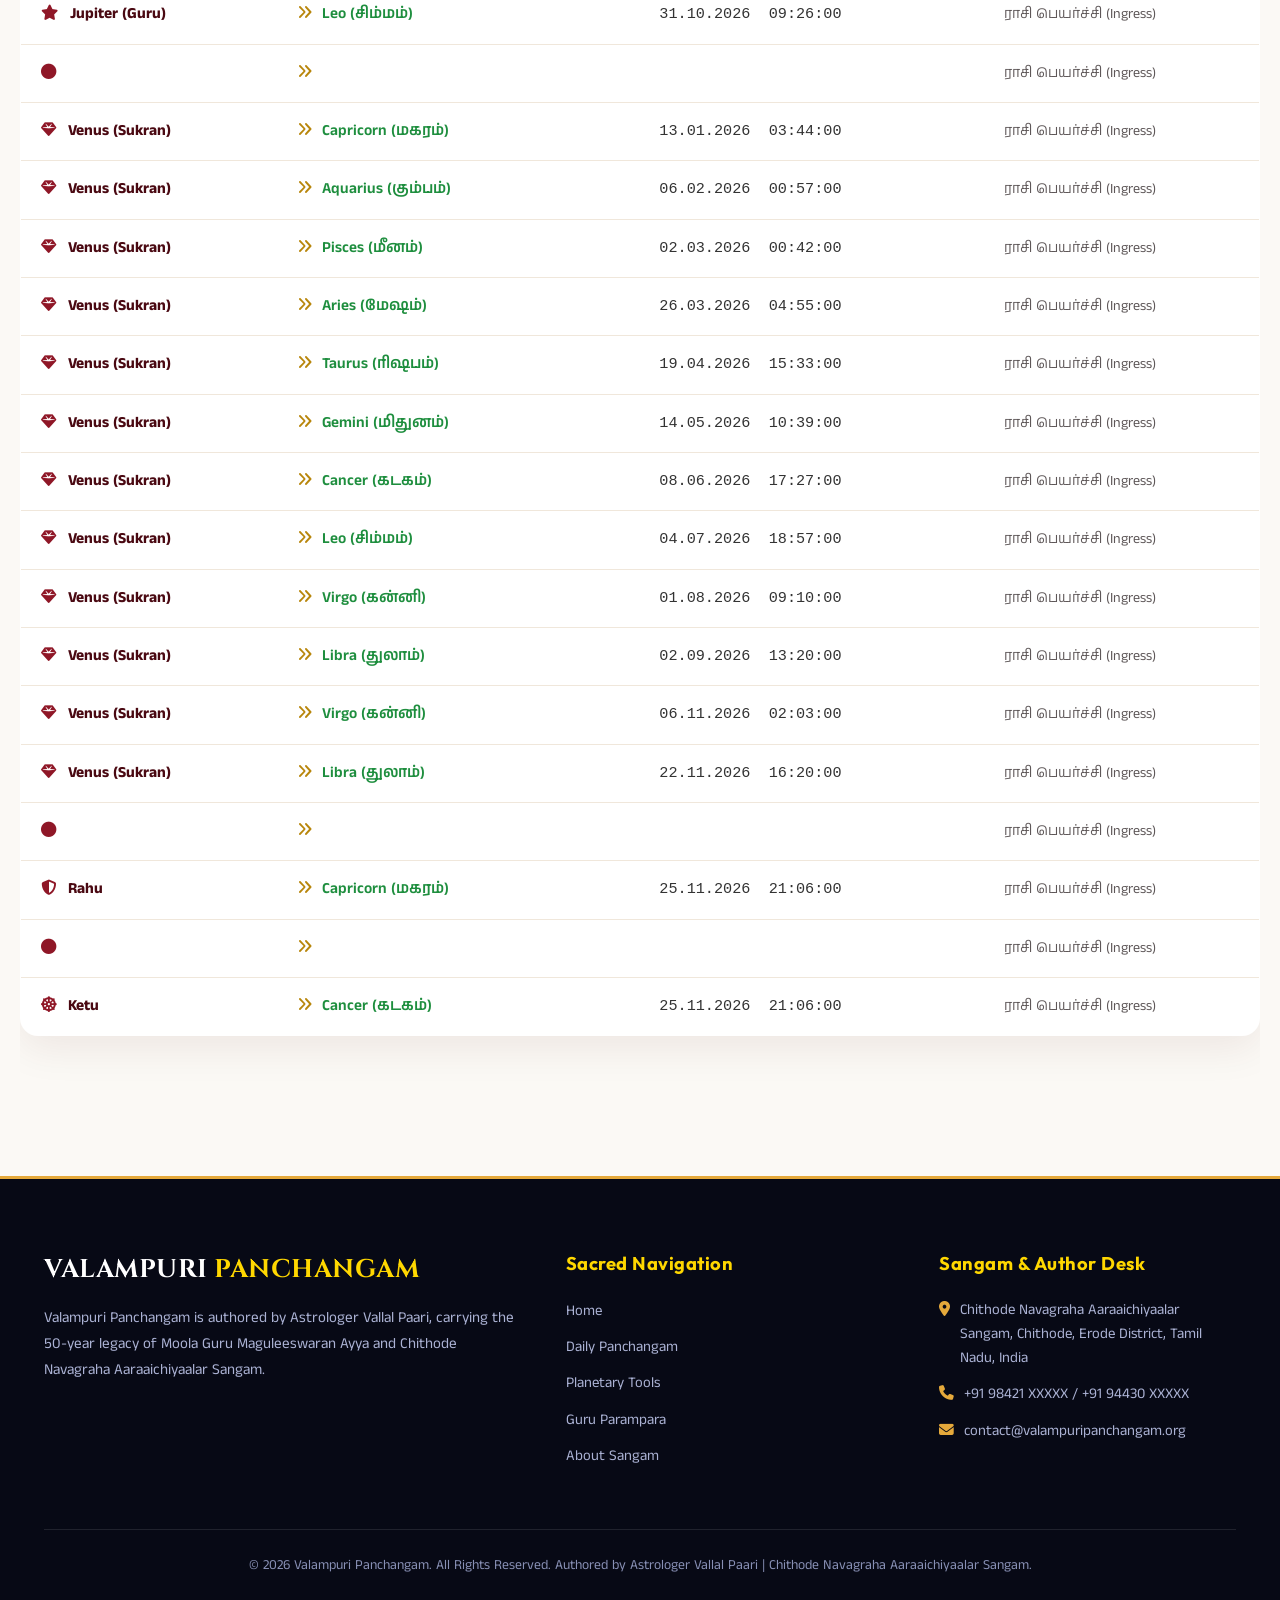
<file: tools.html>
<!DOCTYPE html>
<html lang="en">

<head>
    <meta charset="UTF-8">
    <meta name="viewport" content="width=device-width, initial-scale=1.0">
    <title>Planetary Transits & Astrological Tools | Valampuri Panchangam</title>
    <meta name="description"
        content="Explore accurate 2026 planetary transits (Graha Peyarchi) for Sun, Mars, Mercury, Jupiter, Venus, Saturn, Rahu and Ketu with Valampuri Astrological Tools.">
    <!-- Google Fonts -->
    <link rel="preconnect" href="https://fonts.googleapis.com">
    <link rel="preconnect" href="https://fonts.gstatic.com" crossorigin>
    <link
        href="https://fonts.googleapis.com/css2?family=Anek+Tamil:wght@300;400;500;600;700;800&family=Cinzel:wght@500;600;700;800;900&family=Inter:wght@300;400;500;600;700&family=Noto+Sans+Tamil:wght@300;400;500;600;700;800&family=Outfit:wght@400;500;600;700;800;900&display=swap"
        rel="stylesheet">
    <!-- Font Awesome for Icons -->
    <link rel="stylesheet" href="https://cdnjs.cloudflare.com/ajax/libs/font-awesome/6.4.0/css/all.min.css">
    <!-- Master CSS -->
    <link rel="stylesheet" href="style.css">
</head>

<body>
    <!-- Top Bar -->
    <div class="top-invoc-bar">
        <div class="container">
            <div class="invoc-text">
                <i class="fas fa-om"></i>
                <span data-i18n="top_invoc">Om Gam Ganapataye Namaha • Subham Bhavatu</span>
            </div>
            <div id="liveTimeTicker" style="font-size: 0.82rem; color: #ffeb3b;"></div>
        </div>
    </div>

    <!-- Header -->
    <header>
        <nav class="container">
            <a href="index.html" class="brand-container">
                <div class="brand-logo-icon">
                    <i class="fas fa-dharmachakra"></i>
                </div>
                <div class="logo-text-wrap">
                    <div class="logo-title">VALAMPURI <span>PANCHANGAM</span></div>
                    <div class="logo-subtitle" data-i18n="brand_subtitle">Chithode Navagraha Aaraaichiyaalar Sangam</div>
                </div>
            </a>

            <ul class="nav-links">
                <li><a href="index.html" data-i18n="nav_home">Home</a></li>
                <li><a href="panchangam.html" data-i18n="nav_panchangam">Daily Panchangam</a></li>
                <li><a href="tools.html" class="active" data-i18n="nav_tools">Planetary Tools</a></li>
                <li><a href="guru.html" data-i18n="nav_guru">Guru Parampara</a></li>
                <li><a href="about.html" data-i18n="nav_about">About Sangam</a></li>
                <li>
                    <div class="lang-toggle" id="langToggle" title="Switch Language / மொழியை மாற்றுக">
                        <span class="lang-opt" data-lang="en">EN</span>
                        <span class="lang-opt" data-lang="ta">தமிழ்</span>
                        <div class="lang-slider"></div>
                    </div>
                </li>
            </ul>

            <div class="menu-toggle"><i class="fas fa-bars"></i></div>
        </nav>
    </header>

    <main>
        <!-- Hero Section -->
        <section class="page-hero">
            <div class="container">
                <div class="badge-sacred">
                    <i class="fas fa-satellite"></i>
                    Celestial Ephemeris & Transits
                </div>
                <h1>Planetary <span class="highlight">Transits & Ephemeris 2026</span></h1>
                <p>Track real-time planetary movements, Rasi transitions (கோள் பெயர்ச்சிகள்), and celestial timings calculated with Drigganitha precision.</p>
            </div>
        </section>

        <!-- Major Transits Spotlight -->
        <section class="container" style="margin-top: -30px; position: relative; z-index: 10;">
            <div class="angas-grid reveal">
                <div class="anga-card" style="border-top: 4px solid #ff9800;">
                    <div class="anga-icon-wrap" style="background: linear-gradient(135deg, #ff9800, #f57c00);"><i class="fas fa-star"></i></div>
                    <h3>குரு பெயர்ச்சி (Jupiter Transit)</h3>
                    <p style="font-weight: 700; color: var(--primary-crimson);">ரிஷபம் ➔ மிதுனம்</p>
                    <p style="font-size: 0.84rem; color: var(--text-muted); margin-top: 4px;">Auspicous blessings for knowledge, wealth & marriage.</p>
                </div>

                <div class="anga-card" style="border-top: 4px solid #3f51b5;">
                    <div class="anga-icon-wrap" style="background: linear-gradient(135deg, #3f51b5, #1a237e);"><i class="fas fa-ring"></i></div>
                    <h3>சனி பெயர்ச்சி (Saturn Transit)</h3>
                    <p style="font-weight: 700; color: var(--primary-crimson);">கும்பம் ➔ மீனம்</p>
                    <p style="font-size: 0.84rem; color: var(--text-muted); margin-top: 4px;">Karmic shifts, discipline & career transformation.</p>
                </div>

                <div class="anga-card" style="border-top: 4px solid #00897b;">
                    <div class="anga-icon-wrap" style="background: linear-gradient(135deg, #00897b, #004d40);"><i class="fas fa-shield-halved"></i></div>
                    <h3>ராகு பெயர்ச்சி (Rahu Transit)</h3>
                    <p style="font-weight: 700; color: var(--primary-crimson);">மீனம் ➔ கும்பம்</p>
                    <p style="font-size: 0.84rem; color: var(--text-muted); margin-top: 4px;">Material ambition, foreign travel & technology growth.</p>
                </div>

                <div class="anga-card" style="border-top: 4px solid #8e24aa;">
                    <div class="anga-icon-wrap" style="background: linear-gradient(135deg, #8e24aa, #4a148c);"><i class="fas fa-dharmachakra"></i></div>
                    <h3>கேது பெயர்ச்சி (Ketu Transit)</h3>
                    <p style="font-weight: 700; color: var(--primary-crimson);">கன்னி ➔ சிம்மம்</p>
                    <p style="font-size: 0.84rem; color: var(--text-muted); margin-top: 4px;">Spiritual liberation, meditation & intuition enhancement.</p>
                </div>
            </div>
        </section>

        <!-- Transit Filter Bar & Data Table -->
        <section class="container reveal" style="padding: 50px 0 80px;">
            <div class="transit-filter-box">
                <div style="display: flex; align-items: center; gap: 14px; flex-wrap: wrap;">
                    <label for="planetFilter" style="font-weight: 700; color: var(--primary-dark);">
                        <i class="fas fa-filter" style="color: var(--primary-crimson); margin-right: 6px;"></i>
                        Filter by Planet:
                    </label>
                    <select id="planetFilter" class="custom-date-input" style="min-width: 180px;">
                        <option value="">All Planets (அனைத்து கோள்கள்)</option>
                        <option value="சூரி">Sun (சூரியன்)</option>
                        <option value="செவ்">Mars (செவ்வாய்)</option>
                        <option value="புத">Mercury (புதன்)</option>
                        <option value="குரு">Jupiter (குரு)</option>
                        <option value="சுக்">Venus (சுக்கிரன்)</option>
                        <option value="சனி">Saturn (சனி)</option>
                        <option value="ராகு">Rahu (ராகு)</option>
                        <option value="கேது">Ketu (கேது)</option>
                    </select>
                </div>

                <div style="display: flex; align-items: center; gap: 10px;">
                    <input type="text" id="rasiSearch" class="custom-date-input" placeholder="Search Rasi (e.g. மேஷம், Aries)...">
                </div>
            </div>

            <!-- Transit Table -->
            <div style="overflow-x: auto;">
                <table class="transit-data-table">
                    <thead>
                        <tr>
                            <th><i class="fas fa-globe"></i> Planet (கோள்)</th>
                            <th><i class="fas fa-star"></i> Ingress Sign (செல்லும் ராசி)</th>
                            <th><i class="fas fa-calendar"></i> Date & Time (நாள் & நேரம்)</th>
                            <th><i class="fas fa-circle-info"></i> Nature of Transition</th>
                        </tr>
                    </thead>
                    <tbody id="transitTableBody">
                        <tr>
                            <td colspan="4" style="text-align: center; padding: 30px;">Loading celestial transits...</td>
                        </tr>
                    </tbody>
                </table>
            </div>
        </section>
    </main>

    <!-- Footer -->
    <footer>
        <div class="container">
            <div class="footer-grid">
                <div class="footer-brand">
                    <h3>VALAMPURI <span>PANCHANGAM</span></h3>
                    <p data-i18n="footer_about">Valampuri Panchangam is the premier spiritual compass and astrological authority, bridging ancient Vedic astronomical secrets with modern mathematical precision.</p>
                </div>

                <div class="footer-links">
                    <h4 data-i18n="footer_quick_links">Sacred Navigation</h4>
                    <ul>
                        <li><a href="index.html" data-i18n="nav_home">Home</a></li>
                        <li><a href="panchangam.html" data-i18n="nav_panchangam">Daily Panchangam</a></li>
                        <li><a href="tools.html" data-i18n="nav_tools">Planetary Tools</a></li>
                        <li><a href="guru.html" data-i18n="nav_guru">Guru Parampara</a></li>
                        <li><a href="about.html" data-i18n="nav_about">About Sangam</a></li>
                    </ul>
                </div>

                <div class="footer-contact">
                    <h4 data-i18n="footer_contact_info">Sangam & Author Desk</h4>
                    <p><i class="fas fa-location-dot"></i> <span data-i18n="footer_address">Chithode Navagraha Aaraaichiyaalar Sangam, Chithode, Erode District, Tamil Nadu, India</span></p>
                    <p><i class="fas fa-phone"></i> +91 98421 XXXXX / +91 94430 XXXXX</p>
                    <p><i class="fas fa-envelope"></i> contact@valampuripanchangam.org</p>
                </div>
            </div>

            <div class="footer-bottom">
                <p data-i18n="footer_rights">© 2026 Valampuri Panchangam. All Rights Reserved. Authored by Astrologer Vallal Paari | Chithode Navagraha Aaraaichiyaalar Sangam.</p>
            </div>
        </div>
    </footer>

    <!-- Scripts -->
    <script src="cursor.js" defer></script>
    <script src="panchangam-engine.js"></script>
    <script>
        const planetNames = {
            "சூரி": { en: "Sun (Suriyan)", ta: "சூரியன்", icon: "fa-sun" },
            "செவ்": { en: "Mars (Chevvai)", ta: "செவ்வாய்", icon: "fa-fire" },
            "புத": { en: "Mercury (Budhan)", ta: "புதன்", icon: "fa-bolt" },
            "குரு": { en: "Jupiter (Guru)", ta: "குரு பகவான்", icon: "fa-star" },
            "சுக்": { en: "Venus (Sukran)", ta: "சுக்கிரன்", icon: "fa-gem" },
            "சனி": { en: "Saturn (Sani)", ta: "சனி பகவான்", icon: "fa-ring" },
            "ராகு": { en: "Rahu", ta: "ராகு பகவான்", icon: "fa-shield-halved" },
            "கேது": { en: "Ketu", ta: "கேது பகவான்", icon: "fa-dharmachakra" }
        };

        const rasiTranslations = {
            "மேஷம்": "Aries (மேஷம்)",
            "ரிஷபம்": "Taurus (ரிஷபம்)",
            "மிதுனம்": "Gemini (மிதுனம்)",
            "கடகம்": "Cancer (கடகம்)",
            "சிம்மம்": "Leo (சிம்மம்)",
            "கன்னி": "Virgo (கன்னி)",
            "துலாம்": "Libra (துலாம்)",
            "விருச்சிகம்": "Scorpio (விருச்சிகம்)",
            "தனுசு": "Sagittarius (தனுசு)",
            "மகரம்": "Capricorn (மகரம்)",
            "கும்பம்": "Aquarius (கும்பம்)",
            "மீனம்": "Pisces (மீனம்)"
        };

        let transitData = [];

        async function loadTransits() {
            try {
                const res = await fetch('valampuri transit.json');
                if (!res.ok) throw new Error("File not loaded");
                transitData = await res.json();
                renderTable();
            } catch (err) {
                console.warn("Could not load valampuri transit.json directly, using fallback calculations.", err);
                transitData = [
                    { planet: "சூரி", star: "மகரம்", datetime: "14.01.2026  14:50:00" },
                    { planet: "சூரி", star: "கும்பம்", datetime: "13.02.2026  03:51:00" },
                    { planet: "சூரி", star: "மீனம்", datetime: "15.03.2026  00:45:00" },
                    { planet: "சூரி", star: "மேஷம்", datetime: "14.04.2026  09:15:00" },
                    { planet: "சூரி", star: "ரிஷபம்", datetime: "15.05.2026  06:04:00" },
                    { planet: "சூரி", star: "மிதுனம்", datetime: "15.06.2026  12:34:00" },
                    { planet: "குரு", star: "மிதுனம்", datetime: "02.06.2026  06:18:00" },
                    { planet: "சனி", star: "மீனம்", datetime: "29.03.2026  22:45:00" },
                    { planet: "ராகு", star: "கும்பம்", datetime: "18.05.2026  16:30:00" },
                    { planet: "கேது", star: "சிம்மம்", datetime: "18.05.2026  16:30:00" }
                ];
                renderTable();
            }
        }

        function renderTable() {
            const planetFilter = document.getElementById('planetFilter').value;
            const search = document.getElementById('rasiSearch').value.toLowerCase().trim();
            const tbody = document.getElementById('transitTableBody');
            const lang = localStorage.getItem('valampuri_lang') || 'en';

            tbody.innerHTML = "";

            const filtered = transitData.filter(item => {
                if (planetFilter && item.planet !== planetFilter) return false;
                if (search) {
                    const rasiText = (item.star || "").toLowerCase();
                    const transText = (rasiTranslations[item.star] || "").toLowerCase();
                    if (!rasiText.includes(search) && !transText.includes(search)) return false;
                }
                return true;
            });

            if (filtered.length === 0) {
                tbody.innerHTML = `<tr><td colspan="4" style="text-align:center; padding: 25px; color: var(--text-muted);">No transit records found matching the criteria.</td></tr>`;
                return;
            }

            filtered.forEach(row => {
                const pInfo = planetNames[row.planet] || { en: row.planet, ta: row.planet, icon: "fa-circle" };
                const rasiDisp = rasiTranslations[row.star] || row.star;

                const tr = document.createElement('tr');
                tr.innerHTML = `
                    <td style="font-weight: 700; color: var(--primary-dark);">
                        <i class="fas ${pInfo.icon}" style="color: var(--primary-crimson); margin-right: 8px;"></i>
                        ${lang === 'ta' ? pInfo.ta : pInfo.en}
                    </td>
                    <td style="font-weight: 600; color: #1e8e3e;">
                        <i class="fas fa-angles-right" style="color: var(--gold-dark); margin-right: 6px;"></i>
                        ${rasiDisp}
                    </td>
                    <td style="font-family: monospace; font-size: 0.95rem; color: #333;">
                        ${row.datetime}
                    </td>
                    <td style="font-size: 0.88rem; color: var(--text-muted);">
                        ராசி பெயர்ச்சி (Ingress)
                    </td>
                `;
                tbody.appendChild(tr);
            });
        }

        document.getElementById('planetFilter').addEventListener('change', renderTable);
        document.getElementById('rasiSearch').addEventListener('input', renderTable);
        window.addEventListener('valampuri_lang_changed', renderTable);
        window.addEventListener('DOMContentLoaded', loadTransits);

        function updateLiveTime() {
            const now = new Date();
            const timeStr = now.toLocaleTimeString('en-US', { hour: '2-digit', minute: '2-digit', second: '2-digit', hour12: true });
            const dateStr = now.toLocaleDateString('en-US', { weekday: 'short', month: 'short', day: 'numeric', year: 'numeric' });
            const ticker = document.getElementById('liveTimeTicker');
            if (ticker) ticker.textContent = `IST: ${dateStr} • ${timeStr}`;
        }
        setInterval(updateLiveTime, 1000);
        updateLiveTime();
    </script>
</body>

</html>
</file>
<file: style.css>
/* ==========================================================================
   Valampuri Panchangam - Sacred Vedic Master Stylesheet
   Designed for Prasanna Jothidamani Thilak.Ki.Baskaran / Valampuri Institute
   ========================================================================== */

@import url('https://fonts.googleapis.com/css2?family=Anek+Tamil:wght@300;400;500;600;700;800&family=Cinzel:wght@500;600;700;800;900&family=Inter:wght@300;400;500;600;700&family=Noto+Sans+Tamil:wght@300;400;500;600;700;800&family=Outfit:wght@400;500;600;700;800;900&display=swap');

:root {
    /* Auspicious Vedic Color Palette */
    --primary-maroon: #6e101c;
    --primary-dark: #4a0912;
    --primary-crimson: #8f1727;
    --cosmic-navy: #090d1f;
    --cosmic-deep: #050711;
    --cosmic-card: rgba(16, 22, 48, 0.88);
    --cosmic-border: rgba(212, 175, 55, 0.28);
    
    /* Sacred Gold & Brass Accents */
    --gold-primary: #e5a93b;
    --gold-bright: #ffd700;
    --gold-dark: #b8860b;
    --gold-gradient: linear-gradient(135deg, #ffe57f 0%, #ffc107 40%, #d4af37 80%, #996515 100%);
    --gold-glow: 0 0 25px rgba(255, 215, 0, 0.35);
    --maroon-gradient: linear-gradient(135deg, #8f1727 0%, #6e101c 60%, #4a0912 100%);
    
    /* Neutral & Background Tones */
    --bg-light: #fbf9f5;
    --bg-sand: #f4ede2;
    --text-dark: #221c1d;
    --text-muted: #5e5758;
    --text-white: #ffffff;
    --text-gold: #f9d877;
    
    /* Glassmorphism & Shadows */
    --glass-light: rgba(255, 255, 255, 0.94);
    --glass-shadow: 0 12px 40px 0 rgba(74, 9, 18, 0.08);
    --cosmic-shadow: 0 15px 45px 0 rgba(0, 0, 0, 0.45);
    --card-radius: 18px;
    --transition: all 0.35s cubic-bezier(0.16, 1, 0.3, 1);
}

* {
    margin: 0;
    padding: 0;
    box-sizing: border-box;
}

html {
    scroll-behavior: smooth;
    font-size: 16px;
}

body {
    font-family: 'Anek Tamil', 'Inter', sans-serif;
    color: var(--text-dark);
    background-color: var(--bg-light);
    line-height: 1.65;
    overflow-x: hidden;
    cursor: default;
}

/* Tamil Typography Enhancement */
:lang(ta), [lang="ta"], .tamil-text {
    font-family: 'Anek Tamil', 'Noto Sans Tamil', sans-serif;
    letter-spacing: 0.2px;
}

h1, h2, h3, h4, .cinzel-font {
    font-family: 'Cinzel', 'Outfit', 'Anek Tamil', serif;
    font-weight: 700;
    letter-spacing: 0.5px;
    color: var(--primary-dark);
}

.highlight {
    background: var(--gold-gradient);
    -webkit-background-clip: text;
    -webkit-text-fill-color: transparent;
    display: inline-block;
}

.container {
    max-width: 1240px;
    margin: 0 auto;
    padding: 0 24px;
}

/* ==========================================================================
   Sacred Top Invocation Bar
   ========================================================================== */
.top-invoc-bar {
    background: var(--primary-dark);
    color: var(--gold-bright);
    padding: 8px 0;
    font-size: 0.88rem;
    font-weight: 600;
    letter-spacing: 1px;
    border-bottom: 1px solid rgba(255, 215, 0, 0.2);
    text-align: center;
    position: relative;
    z-index: 1001;
}

.top-invoc-bar .container {
    display: flex;
    justify-content: space-between;
    align-items: center;
}

.invoc-text {
    display: flex;
    align-items: center;
    gap: 8px;
    margin: 0 auto;
}

.invoc-text i {
    color: var(--gold-bright);
    font-size: 1.1rem;
    animation: pulseGlow 2.5s ease-in-out infinite;
    text-shadow: 0 0 6px var(--gold-bright), 0 0 14px rgba(255, 215, 0, 0.6);
}

@keyframes pulseGlow {
    0%, 100% {
        opacity: 0.75;
        text-shadow: 0 0 4px rgba(255, 215, 0, 0.5), 0 0 10px rgba(255, 215, 0, 0.3);
    }
    50% {
        opacity: 1;
        text-shadow: 0 0 10px var(--gold-bright), 0 0 22px rgba(255, 215, 0, 0.8), 0 0 36px rgba(255, 215, 0, 0.4);
    }
}

/* ==========================================================================
   Custom Auspicious Cursor
   ========================================================================== */
.cursor-dot,
.cursor-outline {
    pointer-events: none;
    position: fixed;
    top: 0;
    left: 0;
    transform: translate(-50%, -50%);
    z-index: 9999;
    transition: opacity 0.3s ease-in-out;
}

.cursor-dot {
    width: 6px;
    height: 6px;
    background-color: var(--gold-bright);
    border-radius: 50%;
    box-shadow: 0 0 8px var(--gold-bright);
}

.cursor-outline {
    width: 38px;
    height: 38px;
    border: 1.5px solid var(--gold-primary);
    border-radius: 50%;
    display: flex;
    align-items: center;
    justify-content: center;
    opacity: 0.75;
    background: radial-gradient(circle, rgba(229, 169, 59, 0.12) 0%, transparent 70%);
}

.cursor-star {
    width: 8px;
    height: 8px;
    background-color: var(--gold-bright);
    clip-path: polygon(50% 0%, 61% 39%, 100% 50%, 61% 61%, 50% 100%, 39% 61%, 0% 50%, 39% 39%);
    animation: rotateStar 3s linear infinite;
}

@keyframes rotateStar {
    0% { transform: rotate(0deg); }
    100% { transform: rotate(360deg); }
}

@media (hover: none) and (pointer: coarse) {
    .cursor-dot, .cursor-outline { display: none !important; }
}

body.cursor-hidden .cursor-dot,
body.cursor-hidden .cursor-outline { opacity: 0; }

/* ==========================================================================
   Header & Navigation
   ========================================================================== */
header {
    background: rgba(9, 13, 31, 0.95);
    backdrop-filter: blur(14px);
    -webkit-backdrop-filter: blur(14px);
    padding: 0.9rem 0;
    position: sticky;
    top: 0;
    z-index: 1000;
    border-bottom: 1px solid var(--cosmic-border);
    box-shadow: 0 8px 30px rgba(0, 0, 0, 0.35);
}

nav {
    display: flex;
    justify-content: space-between;
    align-items: center;
}

.brand-container {
    display: flex;
    align-items: center;
    gap: 12px;
    text-decoration: none;
}

.brand-logo-icon {
    width: 44px;
    height: 44px;
    border-radius: 50%;
    background: var(--maroon-gradient);
    border: 1.5px solid var(--gold-primary);
    display: flex;
    align-items: center;
    justify-content: center;
    box-shadow: 0 0 15px rgba(229, 169, 59, 0.35);
    color: var(--gold-bright);
    font-size: 1.3rem;
}

.logo-text-wrap {
    display: flex;
    flex-direction: column;
}

.logo-title {
    font-family: 'Cinzel', 'Outfit', serif;
    font-size: 1.35rem;
    font-weight: 800;
    letter-spacing: 1.5px;
    color: var(--text-white);
    line-height: 1.1;
}

.logo-title span {
    background: var(--gold-gradient);
    -webkit-background-clip: text;
    -webkit-text-fill-color: transparent;
}

.logo-subtitle {
    font-size: 0.72rem;
    color: var(--gold-primary);
    letter-spacing: 0.8px;
    font-weight: 500;
}

.nav-links {
    display: flex;
    list-style: none;
    gap: 1.6rem;
    align-items: center;
}

.nav-links a {
    color: #e2e4ee;
    text-decoration: none;
    font-size: 0.94rem;
    font-weight: 500;
    padding: 6px 4px;
    position: relative;
    transition: var(--transition);
}

.nav-links a::after {
    content: '';
    position: absolute;
    bottom: -2px;
    left: 0;
    width: 0%;
    height: 2px;
    background: var(--gold-gradient);
    transition: width 0.3s ease;
}

.nav-links a:hover,
.nav-links a.active {
    color: var(--gold-bright);
}

.nav-links a:hover::after,
.nav-links a.active::after {
    width: 100%;
}

/* Bilingual Language Toggle */
.lang-toggle {
    display: flex;
    background: rgba(255, 255, 255, 0.08);
    border: 1px solid var(--gold-primary);
    border-radius: 30px;
    padding: 2px;
    position: relative;
    cursor: pointer;
    width: 96px;
    height: 34px;
    user-select: none;
    box-shadow: inset 0 0 6px rgba(0, 0, 0, 0.4);
    transition: var(--transition);
}

.lang-opt {
    flex: 1;
    text-align: center;
    font-size: 0.78rem;
    font-weight: 700;
    color: #cfd4eb;
    position: relative;
    z-index: 2;
    transition: color 0.3s;
    line-height: 28px;
}

.lang-opt.active {
    color: var(--primary-dark);
}

.lang-slider {
    position: absolute;
    top: 2px;
    left: 2px;
    width: 44px;
    height: 28px;
    background: var(--gold-gradient);
    border-radius: 26px;
    transition: transform 0.3s cubic-bezier(0.16, 1, 0.3, 1);
    box-shadow: 0 2px 8px rgba(0, 0, 0, 0.3);
}

.lang-toggle.active .lang-slider {
    transform: translateX(46px);
}

.menu-toggle {
    display: none;
    color: var(--gold-bright);
    font-size: 1.6rem;
    cursor: pointer;
    width: 44px;
    height: 44px;
    border-radius: 10px;
    background: rgba(229, 169, 59, 0.12);
    border: 1.5px solid rgba(229, 169, 59, 0.5);
    align-items: center;
    justify-content: center;
    transition: var(--transition);
    flex-shrink: 0;
}

.menu-toggle:hover,
.menu-toggle:active {
    background: rgba(229, 169, 59, 0.25);
    border-color: var(--gold-bright);
    box-shadow: 0 0 12px rgba(255, 215, 0, 0.4);
}

/* ==========================================================================
   Buttons & Badges
   ========================================================================== */
.btn-gold {
    display: inline-flex;
    align-items: center;
    gap: 10px;
    background: var(--gold-gradient);
    color: var(--primary-dark) !important;
    font-family: 'Outfit', 'Anek Tamil', sans-serif;
    font-weight: 700;
    font-size: 0.96rem;
    padding: 12px 28px;
    border-radius: 30px;
    text-decoration: none;
    border: none;
    box-shadow: 0 6px 20px rgba(229, 169, 59, 0.35);
    cursor: pointer;
    transition: var(--transition);
    position: relative;
    overflow: hidden;
}

.btn-gold::before {
    content: '';
    position: absolute;
    top: 0;
    left: -100%;
    width: 100%;
    height: 100%;
    background: linear-gradient(90deg, transparent, rgba(255, 255, 255, 0.4), transparent);
    transition: left 0.6s ease;
}

.btn-gold:hover {
    transform: translateY(-3px);
    box-shadow: 0 10px 25px rgba(229, 169, 59, 0.5);
}

.btn-gold:hover::before {
    left: 100%;
}

.btn-maroon {
    display: inline-flex;
    align-items: center;
    gap: 10px;
    background: var(--maroon-gradient);
    color: var(--text-white) !important;
    font-family: 'Outfit', 'Anek Tamil', sans-serif;
    font-weight: 700;
    font-size: 0.96rem;
    padding: 12px 28px;
    border-radius: 30px;
    text-decoration: none;
    border: 1px solid var(--gold-primary);
    box-shadow: 0 6px 20px rgba(110, 16, 28, 0.4);
    cursor: pointer;
    transition: var(--transition);
}

.btn-maroon:hover {
    transform: translateY(-3px);
    background: linear-gradient(135deg, #a81c2f 0%, #8f1727 60%, #6e101c 100%);
    box-shadow: 0 10px 28px rgba(110, 16, 28, 0.55);
}

.btn-outline-gold {
    display: inline-flex;
    align-items: center;
    gap: 10px;
    background: rgba(255, 255, 255, 0.05);
    color: var(--gold-bright) !important;
    font-family: 'Outfit', 'Anek Tamil', sans-serif;
    font-weight: 600;
    font-size: 0.96rem;
    padding: 11px 26px;
    border-radius: 30px;
    text-decoration: none;
    border: 1.5px solid var(--gold-primary);
    backdrop-filter: blur(8px);
    cursor: pointer;
    transition: var(--transition);
}

.btn-outline-gold:hover {
    background: var(--gold-gradient);
    color: var(--primary-dark) !important;
    transform: translateY(-3px);
    box-shadow: 0 8px 22px rgba(229, 169, 59, 0.4);
}

.badge-sacred {
    display: inline-flex;
    align-items: center;
    gap: 8px;
    padding: 6px 16px;
    background: rgba(229, 169, 59, 0.14);
    border: 1px solid var(--gold-primary);
    border-radius: 50px;
    color: var(--gold-bright);
    font-size: 0.84rem;
    font-weight: 700;
    letter-spacing: 1px;
    text-transform: uppercase;
    margin-bottom: 18px;
}

/* ==========================================================================
   Hero Section
   ========================================================================== */
.hero {
    position: relative;
    min-height: 88vh;
    background: radial-gradient(circle at top center, #1b2447 0%, #0c1024 60%, #060813 100%);
    display: flex;
    align-items: center;
    color: var(--text-white);
    padding: 80px 0 100px;
    overflow: hidden;
    border-bottom: 3px solid var(--gold-primary);
}

.hero::before {
    content: '';
    position: absolute;
    top: 0;
    left: 0;
    right: 0;
    bottom: 0;
    background-image: 
        radial-gradient(circle at 20% 30%, rgba(212, 175, 55, 0.08) 0%, transparent 40%),
        radial-gradient(circle at 80% 70%, rgba(143, 23, 39, 0.15) 0%, transparent 50%);
    pointer-events: none;
}

.hero-grid {
    display: grid;
    grid-template-columns: 1.15fr 0.85fr;
    gap: 50px;
    align-items: center;
    position: relative;
    z-index: 2;
}

.hero-content h1 {
    font-size: 2.8rem;
    color: var(--text-white);
    line-height: 1.25;
    margin-bottom: 20px;
}

.hero-content p {
    font-size: 1.12rem;
    color: #cfd4ee;
    line-height: 1.8;
    margin-bottom: 32px;
}

.hero-cta-group {
    display: flex;
    flex-wrap: wrap;
    gap: 16px;
}

.hero-visual-wrap {
    position: relative;
    display: flex;
    justify-content: center;
    align-items: center;
}

.hero-mandala-bg {
    position: absolute;
    width: 440px;
    height: 440px;
    border-radius: 50%;
    border: 1px dashed rgba(229, 169, 59, 0.35);
    animation: rotateSlow 45s linear infinite;
    pointer-events: none;
}

.hero-mandala-bg::after {
    content: '';
    position: absolute;
    top: 20px;
    left: 20px;
    right: 20px;
    bottom: 20px;
    border-radius: 50%;
    border: 1px solid rgba(229, 169, 59, 0.2);
}

@keyframes rotateSlow {
    from { transform: rotate(0deg); }
    to { transform: rotate(360deg); }
}

.hero-book-card {
    position: relative;
    z-index: 2;
    border-radius: 20px;
    padding: 12px;
    background: var(--cosmic-card);
    border: 2px solid var(--gold-primary);
    box-shadow: 0 20px 50px rgba(0, 0, 0, 0.6), var(--gold-glow);
    transition: var(--transition);
}

.hero-book-card:hover {
    transform: translateY(-8px) scale(1.02);
}

.hero-book-card img {
    width: 100%;
    max-width: 320px;
    height: auto;
    border-radius: 12px;
    display: block;
}

/* ==========================================================================
   Today's Live Snapshot Card (Homepage Live Widget)
   ========================================================================== */
.live-snapshot-section {
    margin-top: -50px;
    position: relative;
    z-index: 10;
    margin-bottom: 70px;
}

.snapshot-card {
    background: var(--text-white);
    border-radius: var(--card-radius);
    padding: 34px;
    box-shadow: var(--glass-shadow), 0 20px 45px rgba(110, 16, 28, 0.08);
    border: 2px solid rgba(229, 169, 59, 0.3);
    position: relative;
    overflow: hidden;
}

.snapshot-card::before {
    content: '';
    position: absolute;
    top: 0;
    left: 0;
    right: 0;
    height: 5px;
    background: var(--gold-gradient);
}

.snapshot-header {
    display: flex;
    justify-content: space-between;
    align-items: center;
    border-bottom: 1px solid #efe8dc;
    padding-bottom: 18px;
    margin-bottom: 24px;
    flex-wrap: wrap;
    gap: 16px;
}

.snapshot-title-wrap h2 {
    font-size: 1.5rem;
    color: var(--primary-dark);
    margin-bottom: 4px;
}

.snapshot-date-badge {
    background: var(--bg-sand);
    padding: 8px 18px;
    border-radius: 30px;
    font-weight: 700;
    color: var(--primary-crimson);
    font-size: 0.92rem;
    border: 1px solid rgba(143, 23, 39, 0.15);
}

.snapshot-grid {
    display: grid;
    grid-template-columns: repeat(auto-fit, minmax(180px, 1fr));
    gap: 20px;
    margin-bottom: 24px;
}

.snap-item {
    background: var(--bg-light);
    border: 1px solid #eadecb;
    border-radius: 14px;
    padding: 18px;
    transition: var(--transition);
}

.snap-item:hover {
    transform: translateY(-4px);
    border-color: var(--gold-primary);
    box-shadow: 0 8px 20px rgba(0, 0, 0, 0.05);
}

.snap-label {
    display: flex;
    align-items: center;
    gap: 8px;
    font-size: 0.84rem;
    font-weight: 600;
    color: var(--text-muted);
    margin-bottom: 8px;
}

.snap-label i {
    color: var(--primary-crimson);
}

.snap-val {
    font-size: 1.15rem;
    font-weight: 700;
    color: var(--primary-dark);
    line-height: 1.3;
}

.snap-sub {
    font-size: 0.78rem;
    color: #7b7274;
    margin-top: 4px;
}

.snapshot-footer {
    display: flex;
    justify-content: space-between;
    align-items: center;
    flex-wrap: wrap;
    gap: 16px;
    padding-top: 14px;
    border-top: 1px dashed #efe8dc;
}

/* ==========================================================================
   Section Headers & Common Layouts
   ========================================================================== */
.section-header {
    text-align: center;
    max-width: 760px;
    margin: 0 auto 50px;
}

.section-header h2 {
    font-size: 2.2rem;
    margin-bottom: 14px;
    position: relative;
    display: inline-block;
}

.section-header p {
    font-size: 1.05rem;
    color: var(--text-muted);
    line-height: 1.75;
}

.section-divider {
    width: 80px;
    height: 3px;
    background: var(--gold-gradient);
    margin: 12px auto 0;
    border-radius: 4px;
}

/* ==========================================================================
   The 5 Sacred Limbs (Pancha-Angam) Section
   ========================================================================== */
.angas-section {
    padding: 70px 0;
    background: var(--bg-sand);
    position: relative;
}

.angas-grid {
    display: grid;
    grid-template-columns: repeat(auto-fit, minmax(220px, 1fr));
    gap: 24px;
}

.anga-card {
    background: var(--text-white);
    border-radius: 16px;
    padding: 30px 22px;
    text-align: center;
    border: 1px solid #e5dac9;
    box-shadow: 0 8px 24px rgba(0, 0, 0, 0.04);
    transition: var(--transition);
    position: relative;
    overflow: hidden;
}

.anga-card::before {
    content: '';
    position: absolute;
    top: 0;
    left: 0;
    right: 0;
    height: 4px;
    background: var(--gold-gradient);
    opacity: 0;
    transition: opacity 0.3s;
}

.anga-card:hover::before {
    opacity: 1;
}

.anga-card:hover {
    transform: translateY(-6px);
    border-color: var(--gold-primary);
    box-shadow: 0 14px 32px rgba(110, 16, 28, 0.1);
}

.anga-icon-wrap {
    width: 65px;
    height: 65px;
    margin: 0 auto 20px;
    border-radius: 50%;
    background: var(--maroon-gradient);
    display: flex;
    align-items: center;
    justify-content: center;
    color: var(--gold-bright);
    font-size: 1.6rem;
    border: 2px solid var(--gold-primary);
    box-shadow: 0 6px 16px rgba(110, 16, 28, 0.25);
}

.anga-card h3 {
    font-size: 1.25rem;
    margin-bottom: 12px;
    color: var(--primary-dark);
}

.anga-card p {
    font-size: 0.88rem;
    color: var(--text-muted);
    line-height: 1.65;
}

/* ==========================================================================
   Book Edition Showcase Section
   ========================================================================== */
.book-showcase-section {
    padding: 90px 0;
    background: radial-gradient(circle at center, #131936 0%, #080c1d 100%);
    color: var(--text-white);
    position: relative;
    border-top: 2px solid var(--gold-primary);
    border-bottom: 2px solid var(--gold-primary);
}

.book-grid {
    display: grid;
    grid-template-columns: 0.9fr 1.1fr;
    gap: 60px;
    align-items: center;
}

.book-image-column {
    display: flex;
    justify-content: center;
    position: relative;
}

.book-cover-frame {
    border-radius: 20px;
    padding: 14px;
    background: rgba(255, 255, 255, 0.05);
    border: 2px solid var(--gold-primary);
    box-shadow: 0 25px 60px rgba(0, 0, 0, 0.7), var(--gold-glow);
    max-width: 380px;
}

.book-cover-frame img {
    width: 100%;
    height: auto;
    border-radius: 12px;
    display: block;
}

.book-details-column h2 {
    color: var(--text-white);
    font-size: 2.3rem;
    line-height: 1.25;
    margin-bottom: 16px;
}

.book-desc {
    color: #cfd4ee;
    font-size: 1.05rem;
    line-height: 1.75;
    margin-bottom: 26px;
}

.book-features-list {
    list-style: none;
    margin-bottom: 32px;
}

.book-features-list li {
    display: flex;
    align-items: flex-start;
    gap: 12px;
    color: #e5e8f5;
    font-size: 0.96rem;
    margin-bottom: 14px;
}

.book-features-list li i {
    color: var(--gold-bright);
    margin-top: 4px;
    font-size: 1.1rem;
}

.book-pricing-box {
    display: flex;
    align-items: center;
    gap: 24px;
    background: rgba(255, 255, 255, 0.06);
    border: 1px solid var(--cosmic-border);
    padding: 18px 24px;
    border-radius: 16px;
    margin-bottom: 28px;
    flex-wrap: wrap;
}

.price-tag {
    font-size: 1.8rem;
    font-weight: 800;
    color: var(--gold-bright);
    font-family: 'Outfit', sans-serif;
}

.shipping-note {
    font-size: 0.85rem;
    color: #cfd4ee;
}

/* ==========================================================================
   Author & Guru Spotlight Section
   ========================================================================== */
.guru-section {
    padding: 90px 0;
    background: var(--bg-light);
}

.guru-grid {
    display: grid;
    grid-template-columns: 0.85fr 1.15fr;
    gap: 60px;
    align-items: center;
}

.guru-portrait-wrap {
    position: relative;
    display: flex;
    justify-content: center;
}

.guru-portrait-card {
    border-radius: 24px;
    padding: 14px;
    background: var(--maroon-gradient);
    border: 2px solid var(--gold-primary);
    box-shadow: var(--glass-shadow), 0 20px 40px rgba(110, 16, 28, 0.2);
    max-width: 400px;
}

.guru-portrait-card img {
    width: 100%;
    height: auto;
    border-radius: 18px;
    display: block;
}

.guru-info h2 {
    font-size: 2.2rem;
    color: var(--primary-dark);
    margin-bottom: 8px;
}

.guru-designation {
    color: var(--primary-crimson);
    font-size: 1.05rem;
    font-weight: 700;
    margin-bottom: 20px;
}

.guru-bio-text {
    color: var(--text-muted);
    font-size: 1.02rem;
    line-height: 1.8;
    margin-bottom: 26px;
}

.guru-credentials {
    list-style: none;
    margin-bottom: 32px;
}

.guru-credentials li {
    display: flex;
    align-items: center;
    gap: 12px;
    font-weight: 600;
    color: var(--primary-dark);
    margin-bottom: 12px;
    font-size: 0.95rem;
}

.guru-credentials li i {
    color: var(--gold-dark);
}

/* ==========================================================================
   Services Grid
   ========================================================================== */
.services-section {
    padding: 85px 0;
    background: var(--bg-sand);
}

.services-grid {
    display: grid;
    grid-template-columns: repeat(auto-fit, minmax(260px, 1fr));
    gap: 26px;
}

.service-card {
    background: var(--text-white);
    border-radius: var(--card-radius);
    padding: 34px 26px;
    border: 1px solid #e7ddcf;
    box-shadow: 0 10px 30px rgba(0, 0, 0, 0.04);
    transition: var(--transition);
    display: flex;
    flex-direction: column;
}

.service-card:hover {
    transform: translateY(-6px);
    border-color: var(--gold-primary);
    box-shadow: 0 16px 36px rgba(110, 16, 28, 0.1);
}

.service-icon {
    width: 58px;
    height: 58px;
    border-radius: 14px;
    background: var(--maroon-gradient);
    color: var(--gold-bright);
    display: flex;
    align-items: center;
    justify-content: center;
    font-size: 1.5rem;
    margin-bottom: 20px;
    border: 1px solid var(--gold-primary);
}

.service-card h3 {
    font-size: 1.25rem;
    color: var(--primary-dark);
    margin-bottom: 12px;
}

.service-card p {
    font-size: 0.92rem;
    color: var(--text-muted);
    line-height: 1.7;
    flex-grow: 1;
    margin-bottom: 20px;
}

/* ==========================================================================
   Daily Panchangam Page Layout (`panchangam.html`)
   ========================================================================== */
.page-hero {
    background: radial-gradient(circle at top, #182042 0%, #0a0d1f 100%);
    padding: 60px 0 70px;
    color: var(--text-white);
    text-align: center;
    border-bottom: 3px solid var(--gold-primary);
}

.page-hero h1 {
    color: var(--text-white);
    font-size: 2.6rem;
    margin-bottom: 12px;
}

.page-hero p {
    color: #cfd4ee;
    font-size: 1.1rem;
    max-width: 650px;
    margin: 0 auto;
}

.panchangam-controls-bar {
    background: var(--text-white);
    border-radius: var(--card-radius);
    padding: 24px;
    box-shadow: var(--glass-shadow);
    border: 2px solid rgba(229, 169, 59, 0.3);
    margin-top: -35px;
    position: relative;
    z-index: 20;
    display: flex;
    justify-content: space-between;
    align-items: center;
    flex-wrap: wrap;
    gap: 18px;
}

.date-controls-group {
    display: flex;
    align-items: center;
    gap: 12px;
    flex-wrap: wrap;
}

.custom-date-input {
    padding: 10px 18px;
    border-radius: 30px;
    border: 1.5px solid var(--primary-maroon);
    font-family: inherit;
    font-size: 1rem;
    font-weight: 600;
    color: var(--primary-dark);
    outline: none;
    cursor: pointer;
    background: var(--bg-light);
    transition: var(--transition);
}

.custom-date-input:focus {
    border-color: var(--gold-primary);
    box-shadow: 0 0 10px rgba(229, 169, 59, 0.35);
}

.btn-pill {
    background: var(--bg-sand);
    border: 1px solid #d9cebc;
    color: var(--primary-dark);
    padding: 9px 18px;
    border-radius: 30px;
    font-weight: 600;
    font-size: 0.88rem;
    cursor: pointer;
    transition: var(--transition);
}

.btn-pill:hover, .btn-pill.active {
    background: var(--primary-maroon);
    color: var(--text-white);
    border-color: var(--primary-maroon);
}

.panchangam-dashboard-grid {
    display: grid;
    grid-template-columns: 1.2fr 0.8fr;
    gap: 30px;
    margin: 40px 0 60px;
}

.p-card {
    background: var(--text-white);
    border-radius: var(--card-radius);
    padding: 30px;
    border: 1px solid #e8dfd1;
    box-shadow: 0 10px 30px rgba(0, 0, 0, 0.04);
    margin-bottom: 30px;
}

.p-card-header {
    display: flex;
    justify-content: space-between;
    align-items: center;
    border-bottom: 2px solid #f2ecdf;
    padding-bottom: 16px;
    margin-bottom: 22px;
}

.p-card-header h3 {
    font-size: 1.3rem;
    color: var(--primary-dark);
    display: flex;
    align-items: center;
    gap: 10px;
}

.p-card-header h3 i {
    color: var(--primary-crimson);
}

.data-table-modern {
    width: 100%;
    border-collapse: collapse;
}

.data-table-modern tr {
    border-bottom: 1px solid #f4eee3;
    transition: background 0.2s;
}

.data-table-modern tr:last-child {
    border-bottom: none;
}

.data-table-modern tr:hover {
    background: #fdfaf5;
}

.data-table-modern td {
    padding: 14px 10px;
    font-size: 0.96rem;
}

.data-table-modern td.prop-name {
    font-weight: 600;
    color: var(--text-muted);
    width: 42%;
}

.data-table-modern td.prop-value {
    font-weight: 700;
    color: var(--primary-dark);
}

/* Timing Bar Progress */
.timing-pill-row {
    display: flex;
    align-items: center;
    justify-content: space-between;
    padding: 14px 18px;
    background: var(--bg-light);
    border-radius: 12px;
    margin-bottom: 12px;
    border-left: 5px solid var(--gold-primary);
}

.timing-pill-row.danger {
    border-left-color: #d93025;
    background: #fff6f5;
}

.timing-pill-row.auspicious {
    border-left-color: #1e8e3e;
    background: #f4fbf5;
}

/* Navagraha Planetary Grid */
.navagraha-grid {
    display: grid;
    grid-template-columns: repeat(auto-fit, minmax(170px, 1fr));
    gap: 16px;
}

.planet-card-mini {
    background: var(--bg-light);
    border: 1px solid #e7dcce;
    border-radius: 14px;
    padding: 16px;
    text-align: center;
    transition: var(--transition);
}

.planet-card-mini:hover {
    transform: translateY(-4px);
    border-color: var(--gold-primary);
    box-shadow: 0 8px 20px rgba(0, 0, 0, 0.06);
}

.planet-card-mini .planet-icon {
    font-size: 1.6rem;
    color: var(--primary-crimson);
    margin-bottom: 8px;
}

.planet-card-mini .planet-name {
    font-weight: 700;
    color: var(--primary-dark);
    font-size: 1.05rem;
    margin-bottom: 4px;
}

.planet-card-mini .planet-rasi {
    font-size: 0.86rem;
    color: #696061;
    font-weight: 600;
}

.planet-card-mini .planet-deg {
    font-size: 0.78rem;
    color: var(--gold-dark);
    font-weight: 700;
    margin-top: 4px;
}

/* ==========================================================================
   Planetary Tools & Transits Table (`tools.html`)
   ========================================================================== */
.transit-filter-box {
    background: var(--text-white);
    border-radius: var(--card-radius);
    padding: 24px;
    box-shadow: var(--glass-shadow);
    border: 2px solid rgba(229, 169, 59, 0.3);
    margin-top: -35px;
    position: relative;
    z-index: 20;
    display: flex;
    justify-content: space-between;
    align-items: center;
    flex-wrap: wrap;
    gap: 18px;
}

.transit-data-table {
    width: 100%;
    border-collapse: collapse;
    background: var(--text-white);
    border-radius: var(--card-radius);
    overflow: hidden;
    box-shadow: var(--glass-shadow);
    border: 1px solid #e8dfd1;
    margin: 30px 0 60px;
}

.transit-data-table th {
    background: var(--maroon-gradient);
    color: var(--gold-bright);
    padding: 16px 20px;
    font-size: 0.95rem;
    text-align: left;
    font-family: 'Outfit', 'Anek Tamil', sans-serif;
}

.transit-data-table td {
    padding: 16px 20px;
    border-bottom: 1px solid #f0e7db;
    font-size: 0.96rem;
}

.transit-data-table tr:hover {
    background: #fbf7ef;
}

/* ==========================================================================
   Footer
   ========================================================================== */
footer {
    background: #070915;
    color: #cfd4ee;
    padding: 70px 0 30px;
    border-top: 3px solid var(--gold-primary);
    position: relative;
}

.footer-grid {
    display: grid;
    grid-template-columns: 1.3fr 0.9fr 0.8fr;
    gap: 40px;
    margin-bottom: 50px;
}

.footer-brand h3 {
    font-family: 'Cinzel', serif;
    font-size: 1.6rem;
    color: var(--text-white);
    margin-bottom: 14px;
}

.footer-brand h3 span {
    color: var(--gold-bright);
}

.footer-brand p {
    font-size: 0.94rem;
    line-height: 1.7;
    margin-bottom: 20px;
    color: #abb2d4;
}

.footer-links h4,
.footer-contact h4 {
    font-size: 1.15rem;
    color: var(--gold-bright);
    margin-bottom: 18px;
    font-family: 'Outfit', 'Anek Tamil', sans-serif;
}

.footer-links ul {
    list-style: none;
}

.footer-links li {
    margin-bottom: 10px;
}

.footer-links a {
    color: #abb2d4;
    text-decoration: none;
    transition: var(--transition);
    font-size: 0.92rem;
}

.footer-links a:hover {
    color: var(--gold-bright);
    padding-left: 6px;
}

.footer-contact p {
    font-size: 0.92rem;
    margin-bottom: 12px;
    display: flex;
    align-items: flex-start;
    gap: 10px;
    color: #abb2d4;
}

.footer-contact p i {
    color: var(--gold-primary);
    margin-top: 4px;
}

.social-links {
    display: flex;
    gap: 12px;
    margin-top: 18px;
}

.social-links a {
    width: 38px;
    height: 38px;
    border-radius: 50%;
    background: rgba(255, 255, 255, 0.08);
    border: 1px solid var(--gold-primary);
    color: var(--gold-bright);
    display: flex;
    align-items: center;
    justify-content: center;
    text-decoration: none;
    transition: var(--transition);
}

.social-links a:hover {
    background: var(--gold-gradient);
    color: var(--primary-dark);
    transform: translateY(-3px);
}

.footer-bottom {
    text-align: center;
    padding-top: 24px;
    border-top: 1px solid rgba(255, 255, 255, 0.1);
    font-size: 0.86rem;
    color: #8890b5;
}

/* ==========================================================================
   Announcement Modal / Popup
   ========================================================================== */
.popup-overlay {
    position: fixed;
    top: 0;
    left: 0;
    right: 0;
    bottom: 0;
    background: rgba(0, 0, 0, 0.8);
    backdrop-filter: blur(8px);
    z-index: 99999;
    display: flex;
    align-items: center;
    justify-content: center;
    opacity: 0;
    visibility: hidden;
    transition: all 0.4s ease;
}

.popup-overlay.active {
    opacity: 1;
    visibility: visible;
}

.popup-card-content {
    background: var(--text-white);
    border-radius: 20px;
    padding: 36px;
    max-width: 480px;
    width: 90%;
    border: 2px solid var(--gold-primary);
    box-shadow: 0 20px 60px rgba(0, 0, 0, 0.5), var(--gold-glow);
    text-align: center;
    position: relative;
    transform: scale(0.9);
    transition: transform 0.4s cubic-bezier(0.16, 1, 0.3, 1);
}

.popup-overlay.active .popup-card-content {
    transform: scale(1);
}

.popup-close-btn {
    position: absolute;
    top: 16px;
    right: 18px;
    font-size: 1.5rem;
    color: var(--text-muted);
    cursor: pointer;
    transition: color 0.2s;
}

.popup-close-btn:hover {
    color: var(--primary-crimson);
}

/* ==========================================================================
   Scroll Reveal Animation
   ========================================================================== */
.reveal {
    opacity: 0;
    transform: translateY(28px);
    transition: opacity 0.75s ease-out, transform 0.75s cubic-bezier(0.16, 1, 0.3, 1);
}

.reveal.active {
    opacity: 1;
    transform: translateY(0);
}

/* ==========================================================================
   Responsive Media Queries
   ========================================================================== */
@media (max-width: 992px) {
    .hero-grid,
    .book-grid,
    .guru-grid,
    .panchangam-dashboard-grid,
    .footer-grid {
        grid-template-columns: 1fr;
        gap: 40px;
    }
    
    .hero-content {
        text-align: center;
    }
    
    .hero-cta-group {
        justify-content: center;
    }
    
    .hero-visual-wrap,
    .book-image-column,
    .guru-portrait-wrap {
        order: -1;
    }
    
    .hero-content h1 {
        font-size: 2.2rem;
    }
}

@media (max-width: 768px) {
    .menu-toggle {
        display: flex;
    }

    .nav-links {
        position: fixed;
        top: 100px;
        left: 0;
        right: 0;
        background: rgba(6, 8, 20, 0.98);
        backdrop-filter: blur(20px);
        -webkit-backdrop-filter: blur(20px);
        flex-direction: column;
        padding: 24px 20px 30px;
        gap: 6px;
        border-top: 1px solid rgba(229, 169, 59, 0.3);
        border-bottom: 2px solid var(--gold-primary);
        box-shadow: 0 20px 40px rgba(0, 0, 0, 0.7);
        transform: translateY(-160%);
        transition: transform 0.4s cubic-bezier(0.16, 1, 0.3, 1);
        z-index: 999;
    }

    .nav-links li a {
        display: block;
        padding: 12px 16px;
        border-radius: 10px;
        font-size: 1rem;
        font-weight: 600;
        letter-spacing: 0.5px;
        transition: background 0.2s, color 0.2s;
    }

    .nav-links li a:hover,
    .nav-links li a.active {
        background: rgba(229, 169, 59, 0.12);
        color: var(--gold-bright);
        padding-left: 22px;
    }

    .nav-links li a::after {
        display: none;
    }

    .nav-links li:last-child {
        padding-top: 10px;
        border-top: 1px solid rgba(255,255,255,0.08);
        margin-top: 4px;
    }

    .nav-links.active {
        transform: translateY(0);
    }
    
    .hero {
        padding: 50px 0 80px;
    }
    
    .snapshot-card {
        padding: 22px;
    }
    
    .snapshot-header,
    .panchangam-controls-bar,
    .transit-filter-box {
        flex-direction: column;
        align-items: stretch;
    }

    .snapshot-footer {
        flex-direction: column;
        align-items: stretch;
        gap: 12px;
    }

    .snapshot-footer .btn-gold {
        justify-content: center;
        width: 100%;
    }

    .page-hero h1 {
        font-size: 1.95rem;
    }

    .book-cover-frame {
        max-width: 100%;
    }

    .footer-grid {
        grid-template-columns: 1fr;
        gap: 30px;
    }

    /* Top bar mobile fix */
    .top-invoc-bar .container {
        flex-direction: column;
        gap: 4px;
        padding: 4px 16px;
    }

    .invoc-text {
        margin: 0;
        font-size: 0.8rem;
        text-align: center;
        white-space: nowrap;
        overflow: hidden;
        text-overflow: ellipsis;
        max-width: 100%;
    }

    #liveTimeTicker {
        font-size: 0.74rem !important;
        text-align: center;
    }

    /* Logo subtitle hide on very small screens */
    .logo-subtitle {
        display: none;
    }

    /* Navagraha grid 2-col on mobile */
    .navagraha-grid {
        grid-template-columns: repeat(2, 1fr);
    }

    /* Book pricing flex to column */
    .book-pricing-box {
        flex-direction: column;
        gap: 10px;
    }
}

/* Very small phones */
@media (max-width: 400px) {
    .container {
        padding: 0 14px;
    }

    .hero-content h1 {
        font-size: 1.7rem;
    }

    .brand-logo-icon {
        width: 36px;
        height: 36px;
        font-size: 1.1rem;
    }

    .logo-title {
        font-size: 1.1rem;
    }

    .menu-toggle {
        width: 40px;
        height: 40px;
        font-size: 1.4rem;
    }

    .btn-gold, .btn-maroon, .btn-outline-gold {
        padding: 10px 18px;
        font-size: 0.88rem;
    }

    .snapshot-grid {
        grid-template-columns: 1fr;
    }
}
</file>
